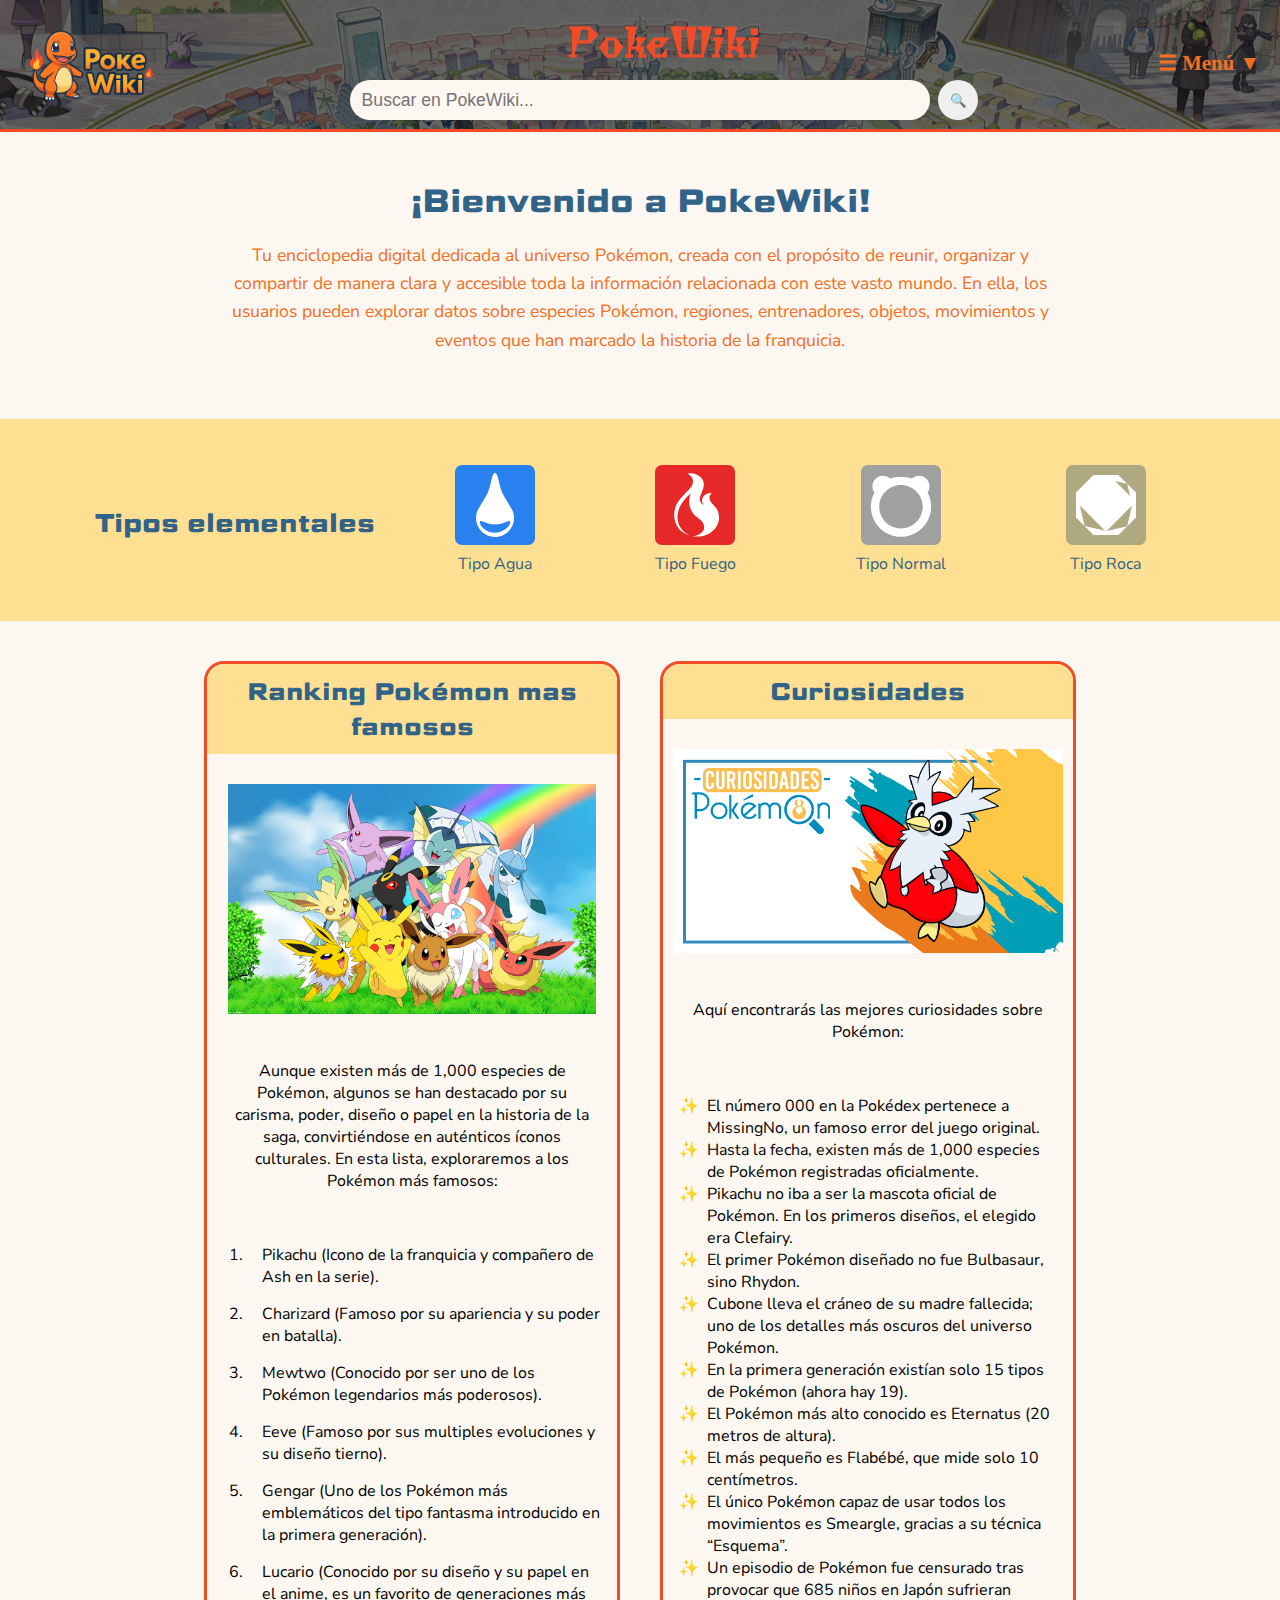
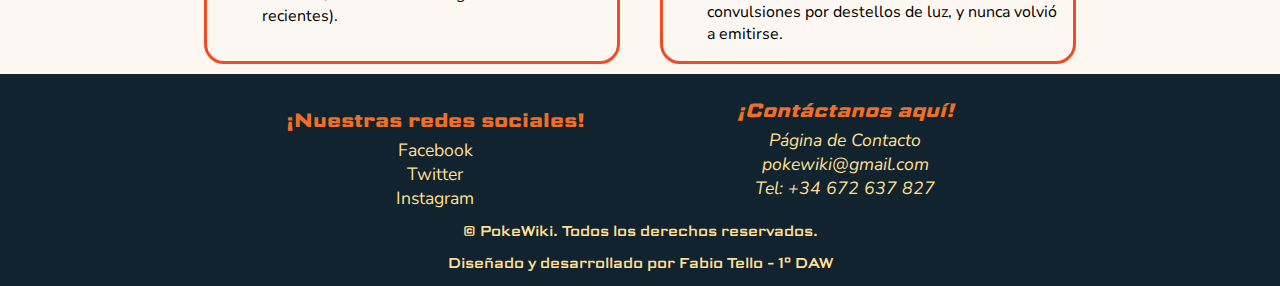
<file: index.html>
<!DOCTYPE html><html lang="es"><head>    <meta charset="UTF-8">    <title>PokeWiki</title>    <link rel="stylesheet" href="assets/css/style.css">    <meta name="viewport" content="width=device-width, initial-scale=1"></head><body>    <header class="cabecera">        <img src="assets/images/PokeWiki_Charmander.png" alt="Logo de PokeWiki" class="logopokewiki">        <section class="cabecera_titulo_buscador">            <h1 class="titulo-principal">PokeWiki</h1>            <form class="buscador">                <input type="text" placeholder="Buscar en PokeWiki...">                <button type="submit">🔍</button>            </form>        </section>        <input type="checkbox" id="btn-menu" class="btn-menu">        <label for="btn-menu" class="icono-menu">☰ Menú ▼</label>        <nav class="menu-desplegable">            <ul>                <li><a href="./index.html">Inicio</a></li>                <li><a href="./servicios.html">Tienda</a></li>                <li><a href="./about.html">Sobre nosotros</a></li>                <li><a href="./blog.html">Blog y Noticias</a></li>                <li><a href="./contacto.html">Contacto</a></li>                <li><a href="./regiones.html">Regiones</a></li>            </ul>        </nav>    </header>    <main>        <section class = "introduccion-PokeWiki">            <h2>¡Bienvenido a PokeWiki!</h2>            <p>Tu enciclopedia digital dedicada al universo Pokémon, creada con el propósito de reunir, organizar y compartir de manera clara y accesible toda la información relacionada con este vasto mundo. En ella, los usuarios pueden explorar datos sobre especies Pokémon, regiones, entrenadores, objetos, movimientos y eventos que han marcado la historia de la franquicia.</p>        </section>        <section class = "tipos-pokemon">            <h2>Tipos elementales</h2>            <figure class="figura-tipo">                <img src="assets/images/tipo_agua.svg" alt="Icono tipo agua">                <figcaption>Tipo Agua</figcaption>            </figure>            <figure class="figura-tipo">                <img src="assets/images/tipo_fuego.svg" alt="Icono tipo fuego">                <figcaption>Tipo Fuego</figcaption>            </figure>            <figure class="figura-tipo">                <img src="assets/images/tipo_normal.svg" alt="Icono tipo normal">                <figcaption>Tipo Normal</figcaption>            </figure>            <figure class="figura-tipo">                <img src="assets/images/tipo_roca.svg" alt="Icono tipo roca">                <figcaption>Tipo Roca</figcaption>            </figure>        </section>        <section class = "contenedor_secciones_index">            <h2 class="titulo_contenedor_index">Secciones del index</h2>            <section class = "index_section_uno">                <h2>Ranking Pokémon mas famosos</h2>                <img src="assets/images/Pokemon_famoso.jpg" alt="Imagen Pokémon varios">                <p>Aunque existen más de 1,000 especies de Pokémon, algunos se han destacado por su carisma, poder, diseño o papel en la historia de la saga, convirtiéndose en auténticos íconos culturales. En esta lista, exploraremos a los Pokémon más famosos:</p>                <ol>                    <li>Pikachu (Icono de la franquicia y compañero de Ash en la serie).</li>                    <li>Charizard (Famoso por su apariencia y su poder en batalla).</li>                    <li>Mewtwo (Conocido por ser uno de los Pokémon legendarios más poderosos).</li>                    <li>Eeve (Famoso por sus multiples evoluciones y su diseño tierno).</li>                    <li>Gengar (Uno de los Pokémon más emblemáticos del tipo fantasma introducido en la primera generación).</li>                    <li>Lucario (Conocido por su diseño y su papel en el anime, es un favorito de generaciones más recientes).</li>                </ol>            </section>            <section class = "index_section_dos">                <h2>Curiosidades</h2>                <img src="assets/images/Curiosidades_Pokémon.png" alt="Imagen Curiosidades Pokémon">                <p>Aquí encontrarás las mejores curiosidades sobre Pokémon:</p>                <ul>                    <li>El número 000 en la Pokédex pertenece a MissingNo, un famoso error del juego original.</li>                    <li>Hasta la fecha, existen más de 1,000 especies de Pokémon registradas oficialmente.</li>                    <li>Pikachu no iba a ser la mascota oficial de Pokémon. En los primeros diseños, el elegido era Clefairy.</li>                    <li>El primer Pokémon diseñado no fue Bulbasaur, sino Rhydon.</li>                    <li>Cubone lleva el cráneo de su madre fallecida; uno de los detalles más oscuros del universo Pokémon.</li>                    <li>En la primera generación existían solo 15 tipos de Pokémon (ahora hay 19).</li>                    <li>El Pokémon más alto conocido es Eternatus (20 metros de altura).</li>                    <li>El más pequeño es Flabébé, que mide solo 10 centímetros.</li>                    <li>El único Pokémon capaz de usar todos los movimientos es Smeargle, gracias a su técnica “Esquema”.</li>                    <li>Un episodio de Pokémon fue censurado tras provocar que 685 niños en Japón sufrieran convulsiones por destellos de luz, y nunca volvió a emitirse.</li>                </ul>            </section>        </section>    </main>    <footer class="pie">        <section class="paginas-sociales">            <h3>¡Nuestras redes sociales!</h3>            <ul>                <li><a href="https://www.facebook.com/Pokemon/?locale=es_ES">Facebook</a></li>                <li><a href="https://x.com/Pokemon">Twitter</a></li>                <li><a href="https://www.instagram.com/pokemon/">Instagram</a></li>            </ul>        </section>        <address class="contacto">            <p class="contacto-titulo">¡Contáctanos aquí!</p>            <ul>                <li><a href="./contacto.html">Página de Contacto</a></li>                <li><a href="mailto:Pokewiki@gmail.com">pokewiki@gmail.com</a></li>                <li><a href="tel:+34672637827">Tel: +34 672 637 827</a></li>            </ul>        </address>        <p class="copyright">&copy; PokeWiki. Todos los derechos reservados.</p>        <p class="creditos">Diseñado y desarrollado por Fabio Tello - 1º DAW</p>    </footer></body></html>
</file>
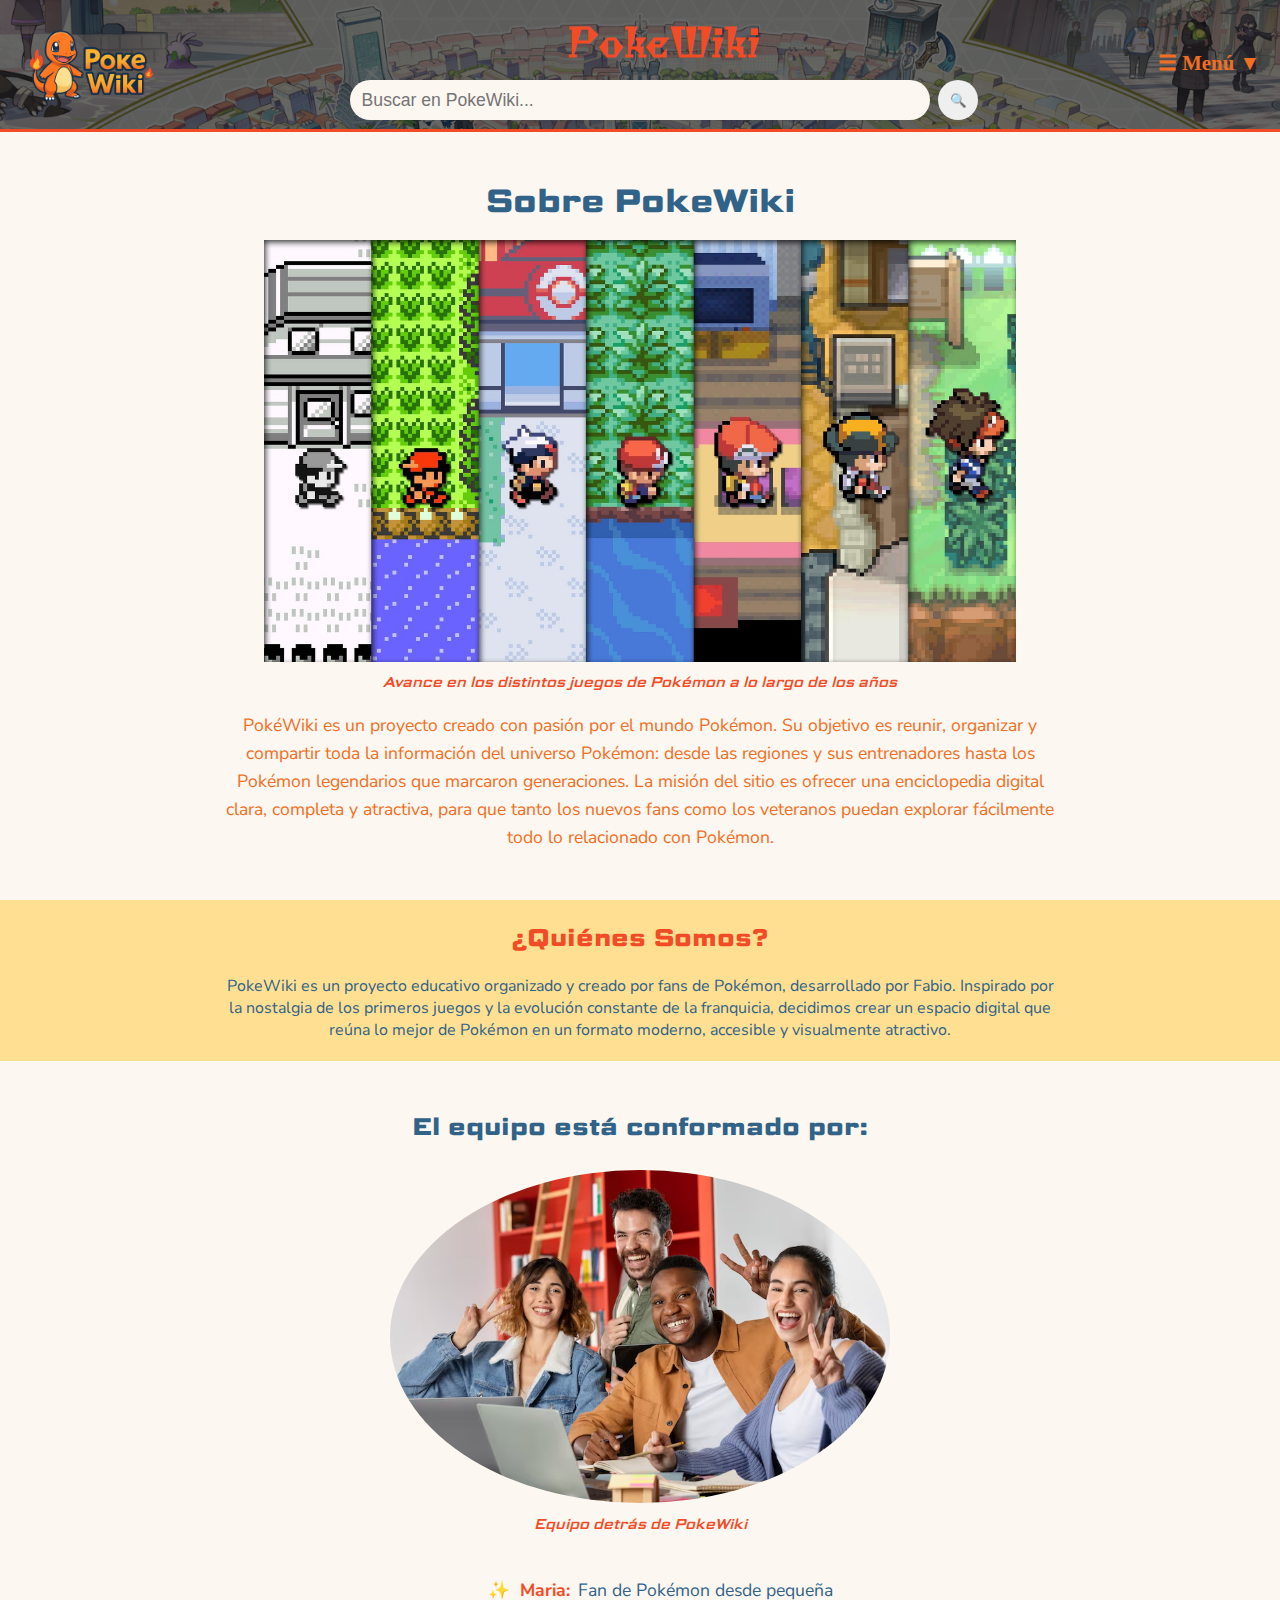
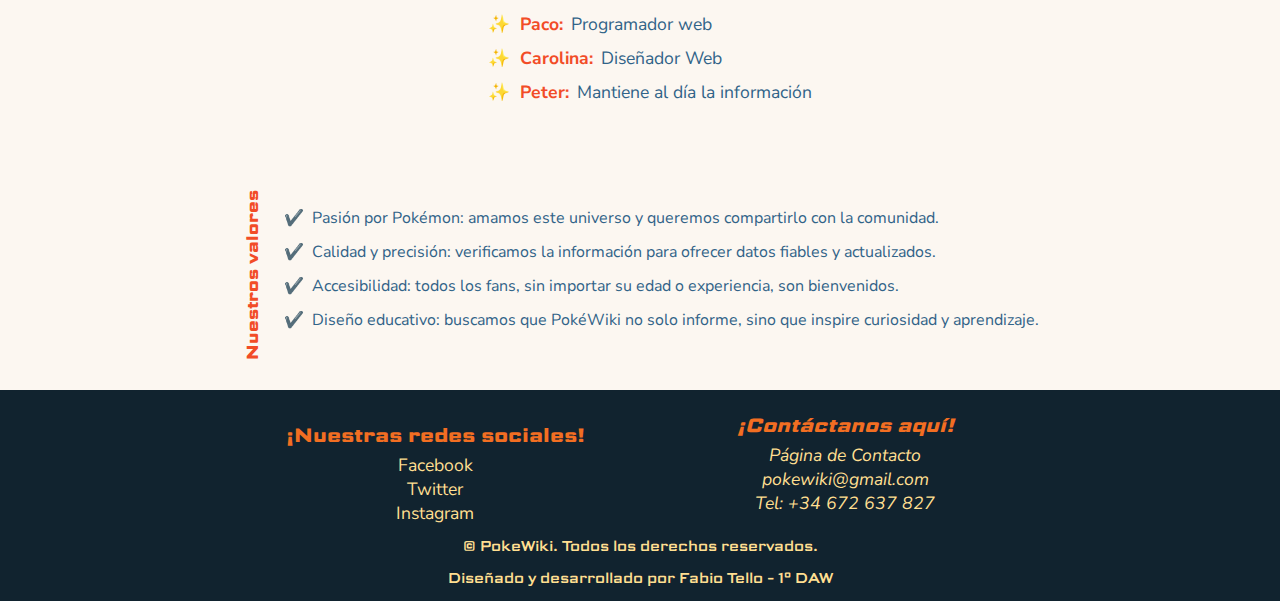
<file: about.html>
<!DOCTYPE html>
<html lang="es">
<head>
    <meta charset="UTF-8">
    <title>PokeWiki</title>
    <link rel="stylesheet" href="assets/css/style.css">
    <meta name="viewport" content="width=device-width, initial-scale=1">
</head>
<body>
    <header class="cabecera">
        <img src="assets/images/PokeWiki_Charmander.png" alt="Logo de PokeWiki" class="logopokewiki">
        <section class="cabecera_titulo_buscador">
            <h1 class="titulo-principal">PokeWiki</h1>
            <form class="buscador">
                <input type="text" placeholder="Buscar en PokeWiki...">
                <button type="submit">🔍</button>
            </form>
        </section>

        <input type="checkbox" id="btn-menu" class="btn-menu">
        <label for="btn-menu" class="icono-menu">☰ Menú ▼</label>

        <nav class="menu-desplegable">
            <ul>
                <li><a href="./index.html">Inicio</a></li>
                <li><a href="./servicios.html">Tienda</a></li>
                <li><a href="./about.html">Sobre nosotros</a></li>
                <li><a href="./blog.html">Blog y Noticias</a></li>
                <li><a href="./contacto.html">Contacto</a></li>
                <li><a href="./regiones.html">Regiones</a></li>
            </ul>
        </nav>
    </header>
    <main>
        <section class="introduccion-about">
            <h2>Sobre PokeWiki</h2>
            <figure>
                <img src="assets/images/pokemon_progreso.jpeg" alt="Juegos de Pokemon">
                <figcaption>Avance en los distintos juegos de Pokémon a lo largo de los años</figcaption>
            </figure>
            <p>PokéWiki es un proyecto creado con pasión por el mundo Pokémon. Su objetivo es reunir, organizar y compartir toda la información del universo Pokémon: desde las regiones y sus entrenadores hasta los Pokémon legendarios que marcaron generaciones. La misión del sitio es ofrecer una enciclopedia digital clara, completa y atractiva, para que tanto los nuevos fans como los veteranos puedan explorar fácilmente todo lo relacionado con Pokémon.</p>
        </section>

        <section class="quienes_somos_about">
            <h2>¿Quiénes Somos?</h2>
            <p>PokeWiki es un proyecto educativo organizado y creado por fans de Pokémon, desarrollado por Fabio. Inspirado por la nostalgia de los primeros juegos y la evolución constante de la franquicia, decidimos crear un espacio digital que reúna lo mejor de Pokémon en un formato moderno, accesible y visualmente atractivo.</p>
        </section>

        <section class="equipo-about">
            <h2>El equipo está conformado por:</h2>
            <figure class="equipo-imagen">
                <img src="assets/images/Equipo.jpg" alt="Foto del equipo de trabajo">
                <figcaption>Equipo detrás de PokeWiki</figcaption>
            </figure>
            <ul class="equipo-lista">
                <li><strong>Maria:</strong> Fan de Pokémon desde pequeña</li>
                <li><strong>Paco:</strong> Programador web</li>
                <li><strong>Carolina:</strong> Diseñador Web</li>
                <li><strong>Peter:</strong> Mantiene al día la información</li>
            </ul>
        </section>

        <section class="valores-about">
            <h2>Nuestros valores</h2>
            <ul>
                <li>Pasión por Pokémon: amamos este universo y queremos compartirlo con la comunidad.</li>
                <li>Calidad y precisión: verificamos la información para ofrecer datos fiables y actualizados.</li>
                <li>Accesibilidad: todos los fans, sin importar su edad o experiencia, son bienvenidos.</li>
                <li>Diseño educativo: buscamos que PokéWiki no solo informe, sino que inspire curiosidad y aprendizaje.</li>
            </ul>
        </section>
    </main>
    <footer class="pie">
        <section class="paginas-sociales">
            <h3>¡Nuestras redes sociales!</h3>
            <ul>
                <li><a href="https://www.facebook.com/Pokemon/?locale=es_ES">Facebook</a></li>
                <li><a href="https://x.com/Pokemon">Twitter</a></li>
                <li><a href="https://www.instagram.com/pokemon/">Instagram</a></li>
            </ul>
        </section>

        <address class="contacto">
            <p class="contacto-titulo">¡Contáctanos aquí!</p>
            <ul>
                <li><a href="./contacto.html">Página de Contacto</a></li>
                <li><a href="mailto:Pokewiki@gmail.com">pokewiki@gmail.com</a></li>
                <li><a href="tel:+34672637827">Tel: +34 672 637 827</a></li>
            </ul>
        </address>

        <p class="copyright">&copy; PokeWiki. Todos los derechos reservados.</p>
        <p class="creditos">Diseñado y desarrollado por Fabio Tello - 1º DAW</p>
    </footer>
</body>
</html>
</file>
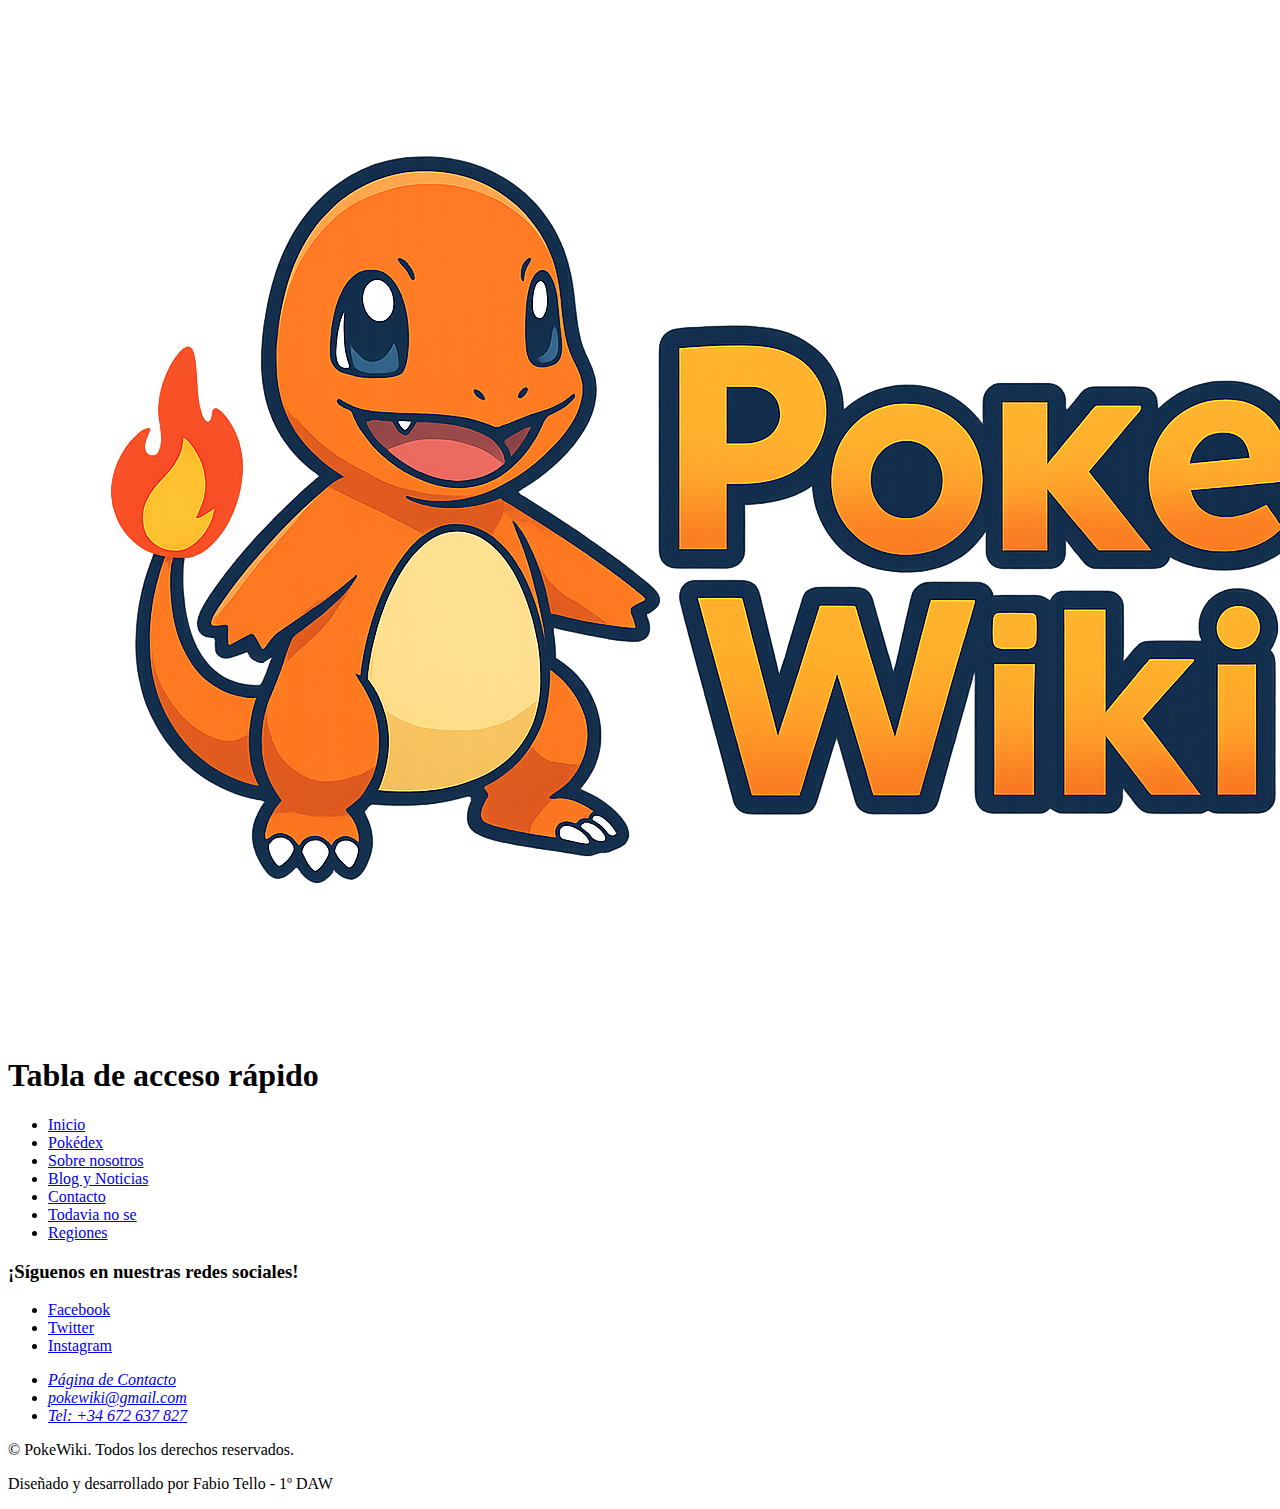
<file: blog_consejos_pokedex.html>
<!DOCTYPE html>
<html lang="es">
<head>
    <meta charset="UTF-8">
    <title>Blog Pokémon | PokeWiki</title>
</head>
<body>
<header>
    <img src="assets/images/PokeWiki_Charmander.png" alt=""/>
    <nav>
        <h1>Tabla de acceso rápido</h1>
        <ul>
            <li><a href="./index.html">Inicio</a></li>
            <li><a href="./servicios.html">Pokédex</a></li>
            <li><a href="./about.html">Sobre nosotros</a></li>
            <li><a href="./blog.html">Blog y Noticias</a></li>
            <li><a href="./contacto.html">Contacto</a></li>
            <li><a href="./mi-pagina.html">Todavia no se</a></li>
            <li><a href=./regiones.html >Regiones</a></li>
        </ul>
    </nav>
</header>
<main>

</main>
<footer>
    <section>
        <h3>¡Síguenos en nuestras redes sociales!</h3>
        <ul>
            <li><a href="https://www.facebook.com/Pokemon/?locale=es_ES">Facebook</a></li>
            <li><a href="https://x.com/Pokemon">Twitter</a></li>
            <li><a href="https://www.instagram.com/pokemon/">Instagram</a></li>
        </ul>
    </section>
    <address>
        <ul>
            <li><a href="./contacto.html">Página de Contacto</a></li>
            <li><a href="mailto:Pokewiki@gmail.com">pokewiki@gmail.com</a></li>
            <li><a href="tel:+34672637827">Tel: +34 672 637 827</a></li>
        </ul>
    </address>
    <section>
        <p>&copy; PokeWiki. Todos los derechos reservados.</p>
        <p>Diseñado y desarrollado por Fabio Tello - 1º DAW</p>
    </section>
</footer>


</body>
</html>
</file>
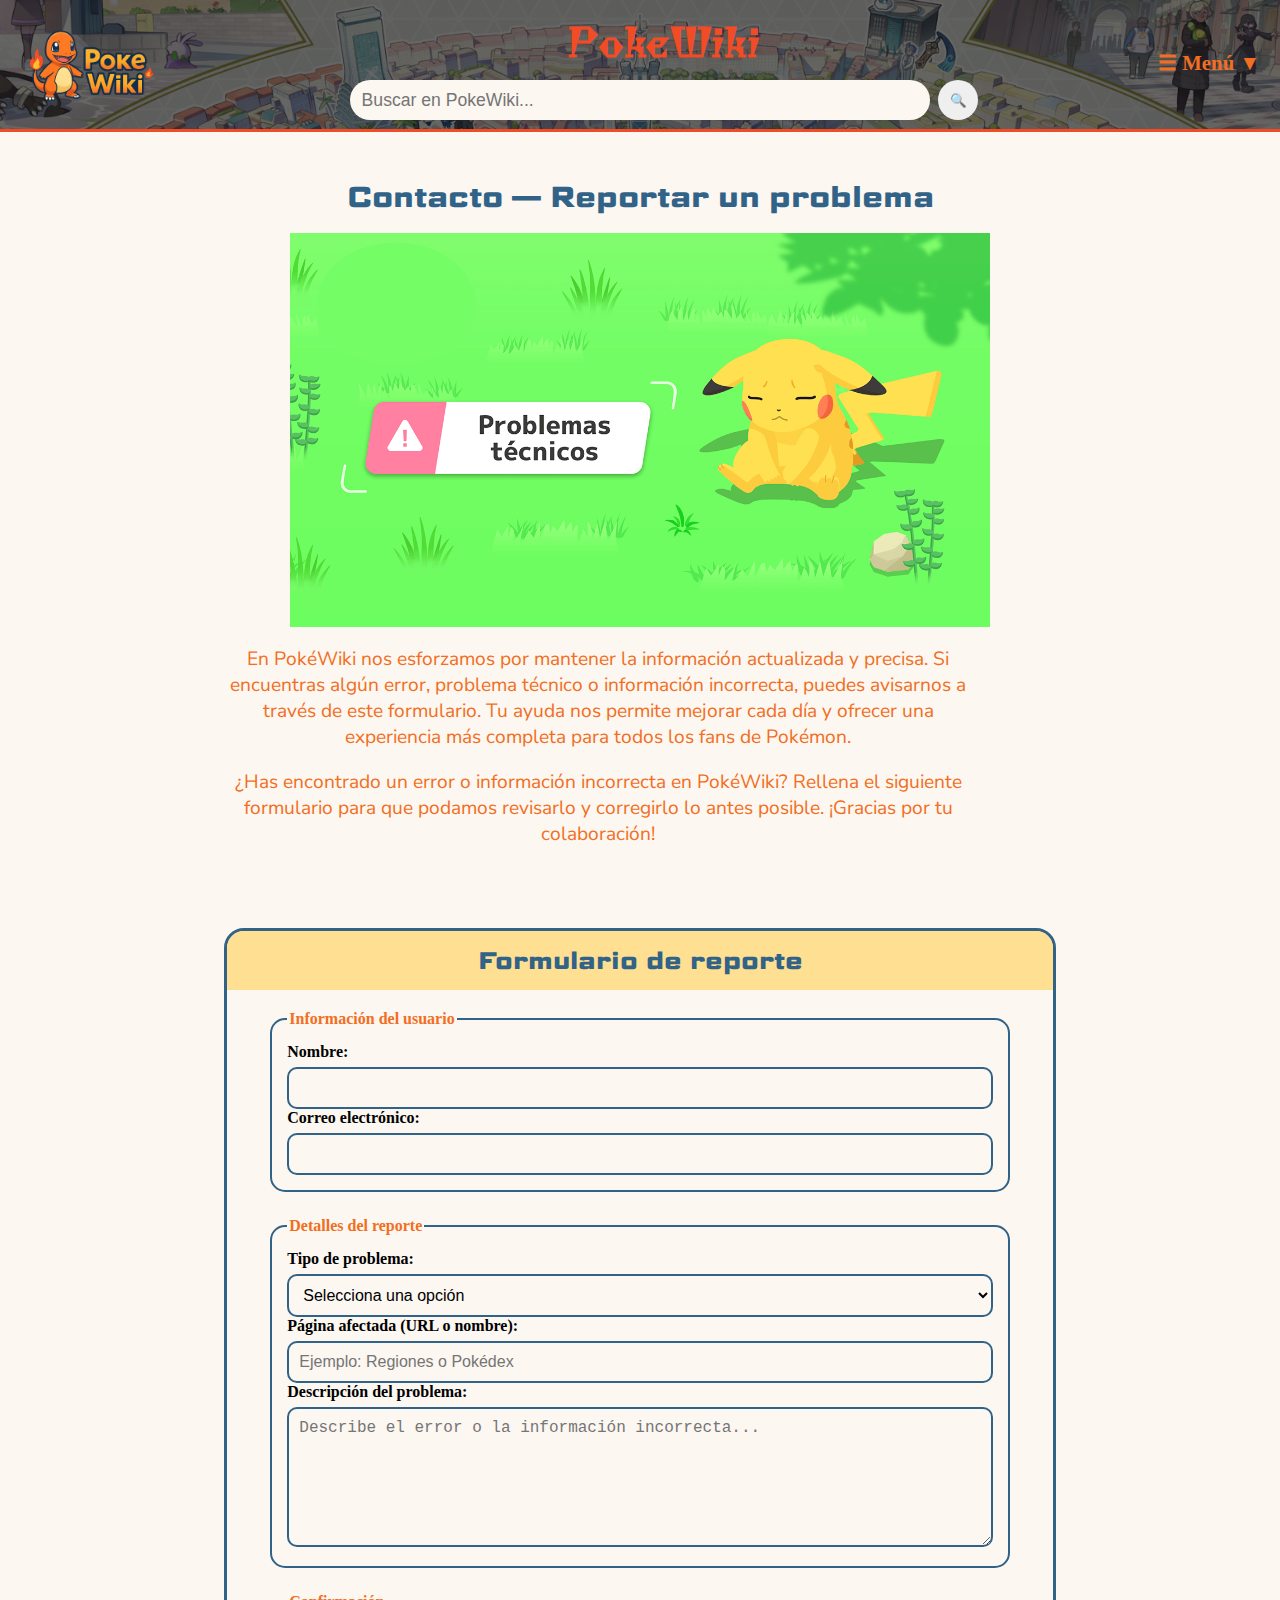
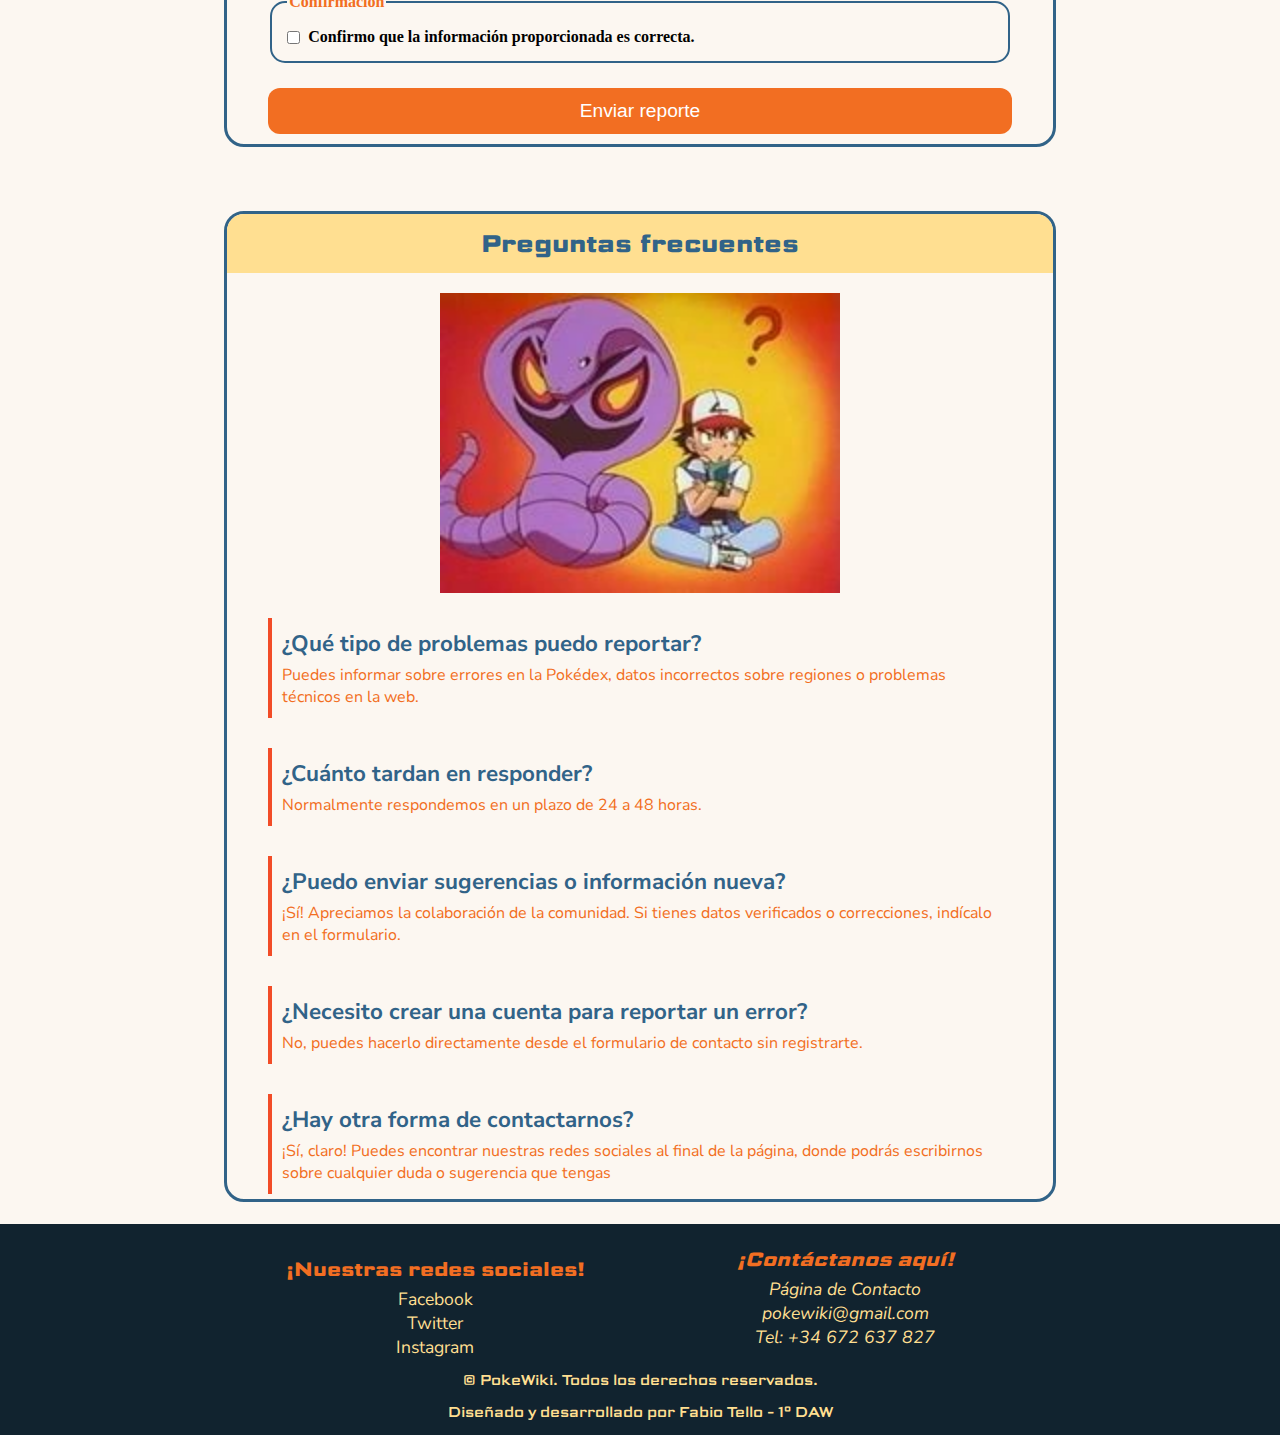
<file: contacto.html>
<!DOCTYPE html>
<html lang="es">
<head>
    <meta charset="UTF-8">
    <title>PokeWiki</title>
    <link rel="stylesheet" href="assets/css/style.css">
    <meta name="viewport" content="width=device-width, initial-scale=1">
</head>
<body>
    <header class="cabecera">
        <img src="assets/images/PokeWiki_Charmander.png" alt="Logo de PokeWiki" class="logopokewiki">
        <section class="cabecera_titulo_buscador">
            <h1 class="titulo-principal">PokeWiki</h1>
            <form class="buscador">
                <input type="text" placeholder="Buscar en PokeWiki...">
                <button type="submit">🔍</button>
            </form>
        </section>

        <input type="checkbox" id="btn-menu" class="btn-menu">
        <label for="btn-menu" class="icono-menu">☰ Menú ▼</label>

        <nav class="menu-desplegable">
            <ul>
                <li><a href="./index.html">Inicio</a></li>
                <li><a href="./servicios.html">Tienda</a></li>
                <li><a href="./about.html">Sobre nosotros</a></li>
                <li><a href="./blog.html">Blog y Noticias</a></li>
                <li><a href="./contacto.html">Contacto</a></li>
                <li><a href="./regiones.html">Regiones</a></li>
            </ul>
        </nav>
    </header>
    <main>
        <section class="contacto-introduccion">
            <h2>Contacto — Reportar un problema</h2>
            <img src="assets/images/Problemas_tecnicos.png" alt="Imagen de problemas técnicos">
            <p>En PokéWiki nos esforzamos por mantener la información actualizada y precisa. Si encuentras algún error, problema técnico o información incorrecta, puedes avisarnos a través de este formulario. Tu ayuda nos permite mejorar cada día y ofrecer una experiencia más completa para todos los fans de Pokémon.</p>
            <p>¿Has encontrado un error o información incorrecta en PokéWiki? Rellena el siguiente formulario para que podamos revisarlo y corregirlo lo antes posible. ¡Gracias por tu colaboración!</p>
        </section>

        <section class="contacto-formulario">
            <h2>Formulario de reporte</h2>
            <form>
                <fieldset class="grupo-formulario">
                    <legend>Información del usuario</legend>

                    <label for="nombre">Nombre:</label>
                    <input type="text" id="nombre" name="nombre" required>

                    <label for="email">Correo electrónico:</label>
                    <input type="email" id="email" name="email" required>
                </fieldset>

                <fieldset class="grupo-formulario">
                    <legend>Detalles del reporte</legend>

                    <label for="tipo">Tipo de problema:</label>
                    <select id="tipo" name="tipo" required>
                        <option value="">Selecciona una opción</option>
                        <option value="error-información">Información incorrecta</option>
                        <option value="error-técnico">Error técnico</option>
                        <option value="enlace-roto">Enlace roto</option>
                        <option value="otro">Otro</option>
                    </select>

                    <label for="pagina">Página afectada (URL o nombre):</label>
                    <input type="text" id="pagina" name="pagina" placeholder="Ejemplo: Regiones o Pokédex" required>

                    <label for="descripción">Descripción del problema:</label>
                    <textarea id="descripción" name="descripción" placeholder="Describe el error o la información incorrecta..." required></textarea>
                </fieldset>

                <fieldset>
                    <legend>Confirmación</legend>
                    <label class="checkbox-label">
                        <input type="checkbox" name="terminos" required>
                        Confirmo que la información proporcionada es correcta.
                    </label>
                </fieldset>

                <button type="submit">Enviar reporte</button>
            </form>
        </section>

        <section class="contacto-preguntas">
            <h2>Preguntas frecuentes</h2>
            <img src="assets/images/Preguntas_frecuentes.webp" alt="Imagen de Ash, preguntas frecuentes">
            <article class="pregunta-frecuente">
                <h3>¿Qué tipo de problemas puedo reportar?</h3>
                <p>Puedes informar sobre errores en la Pokédex, datos incorrectos sobre regiones o problemas técnicos en la web.</p>
            </article>
            <article class="pregunta-frecuente">
                <h3>¿Cuánto tardan en responder?</h3>
                <p>Normalmente respondemos en un plazo de 24 a 48 horas.</p>
            </article>
            <article class="pregunta-frecuente">
                <h3>¿Puedo enviar sugerencias o información nueva?</h3>
                <p>¡Sí! Apreciamos la colaboración de la comunidad. Si tienes datos verificados o correcciones, indícalo en el formulario.</p>
            </article>
            <article class="pregunta-frecuente">
                <h3>¿Necesito crear una cuenta para reportar un error?</h3>
                <p>No, puedes hacerlo directamente desde el formulario de contacto sin registrarte.</p>
            </article>
            <article class="pregunta-frecuente">
                <h3>¿Hay otra forma de contactarnos?</h3>
                <p>¡Sí, claro! Puedes encontrar nuestras redes sociales al final de la página, donde podrás escribirnos sobre cualquier duda o sugerencia que tengas</p>
            </article>
        </section>
    </main>
    <footer class="pie">
        <section class="paginas-sociales">
            <h3>¡Nuestras redes sociales!</h3>
            <ul>
                <li><a href="https://www.facebook.com/Pokemon/?locale=es_ES">Facebook</a></li>
                <li><a href="https://x.com/Pokemon">Twitter</a></li>
                <li><a href="https://www.instagram.com/pokemon/">Instagram</a></li>
            </ul>
        </section>

        <address class="contacto">
            <p class="contacto-titulo">¡Contáctanos aquí!</p>
            <ul>
                <li><a href="./contacto.html">Página de Contacto</a></li>
                <li><a href="mailto:Pokewiki@gmail.com">pokewiki@gmail.com</a></li>
                <li><a href="tel:+34672637827">Tel: +34 672 637 827</a></li>
            </ul>
        </address>

        <p class="copyright">&copy; PokeWiki. Todos los derechos reservados.</p>
        <p class="creditos">Diseñado y desarrollado por Fabio Tello - 1º DAW</p>
    </footer>
</body>
</html>
</file>
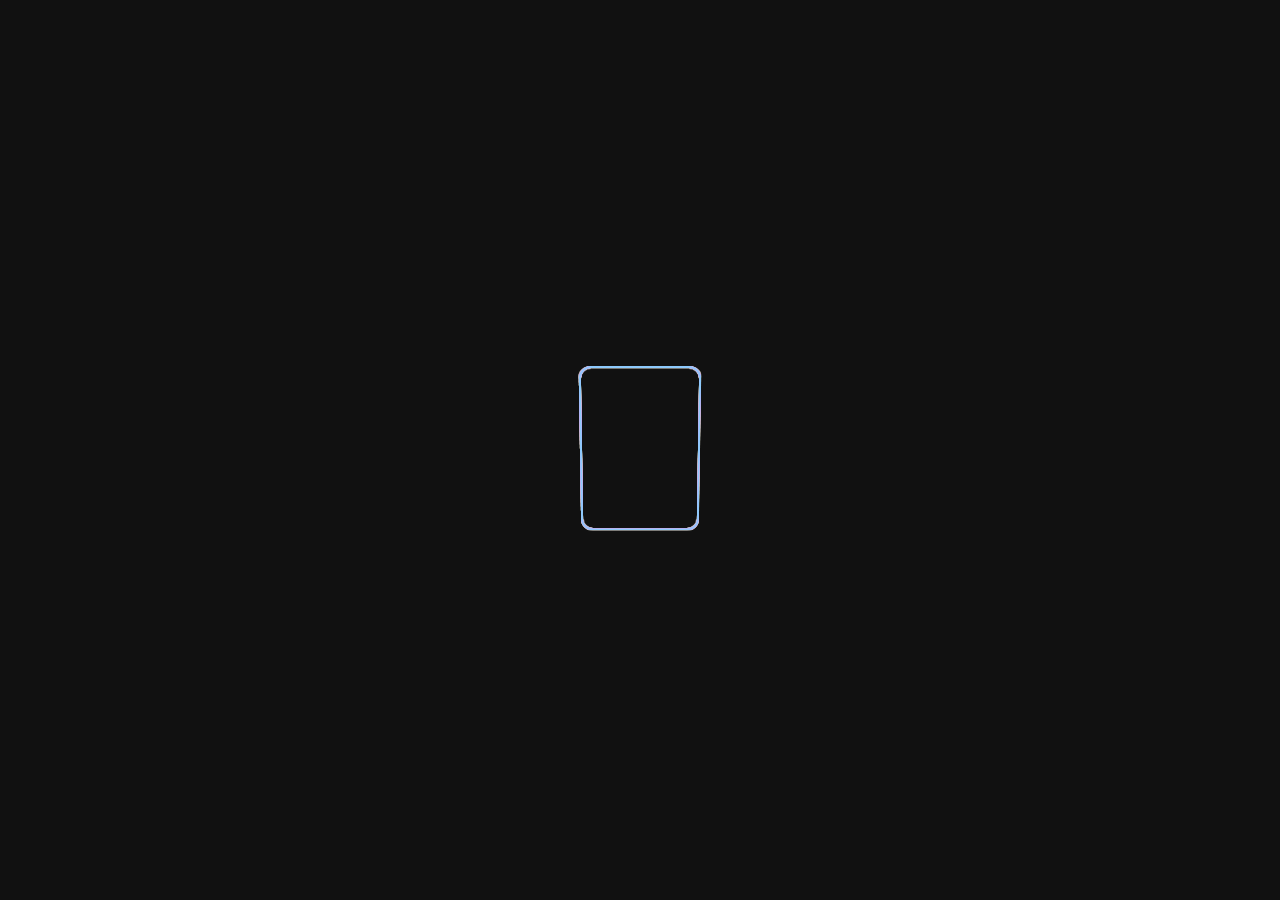
<file: prueba.html>
<!doctype html>
<html lang="es">
<head>
    <meta charset="utf-8" />
    <meta name="viewport" content="width=device-width,initial-scale=1" />
    <title>Test 3D - Aislado</title>
    <style>
        html,body{height:100%;margin:0;background:#111;color:#fff}
        .wrapper{width:100%;height:100%;display:flex;align-items:center;justify-content:center;perspective:1000px}
        .inner{--w:120px;--h:170px;--translateZ:calc((var(--w)+var(--h)));--rotateX:-15deg;width:var(--w);height:var(--h);transform-style:preserve-3d;transform:rotateX(var(--rotateX));animation:rot 8s linear infinite}
        @keyframes rot{from{transform:rotateX(var(--rotateX)) rotateY(0)}to{transform:rotateX(var(--rotateX)) rotateY(1turn)}}
        .card{position:absolute;inset:0;border:2px solid rgb(var(--color-card));border-radius:12px;transform:rotateY(calc((360deg/var(--quantity))*var(--index))) translateZ(var(--translateZ));}
        .img{width:100%;height:100%;background:#0000, radial-gradient(circle, rgba(var(--color-card),0.25) 0%, rgba(var(--color-card),0.7) 80%);}
    </style>
</head>
<body>
<div class="wrapper">
    <div class="inner" style="--quantity:10">
        <div class="card" style="--index:0;--color-card:142,249,252"><div class="img"></div></div>
        <div class="card" style="--index:1;--color-card:142,252,204"><div class="img"></div></div>
        <div class="card" style="--index:2;--color-card:142,252,157"><div class="img"></div></div>
        <div class="card" style="--index:3;--color-card:215,252,142"><div class="img"></div></div>
        <div class="card" style="--index:4;--color-card:252,252,142"><div class="img"></div></div>
        <div class="card" style="--index:5;--color-card:252,208,142"><div class="img"></div></div>
        <div class="card" style="--index:6;--color-card:252,142,142"><div class="img"></div></div>
        <div class="card" style="--index:7;--color-card:252,142,239"><div class="img"></div></div>
        <div class="card" style="--index:8;--color-card:204,142,252"><div class="img"></div></div>
        <div class="card" style="--index:9;--color-card:142,202,252"><div class="img"></div></div>
    </div>
</div>
</body>
</html>
</file>
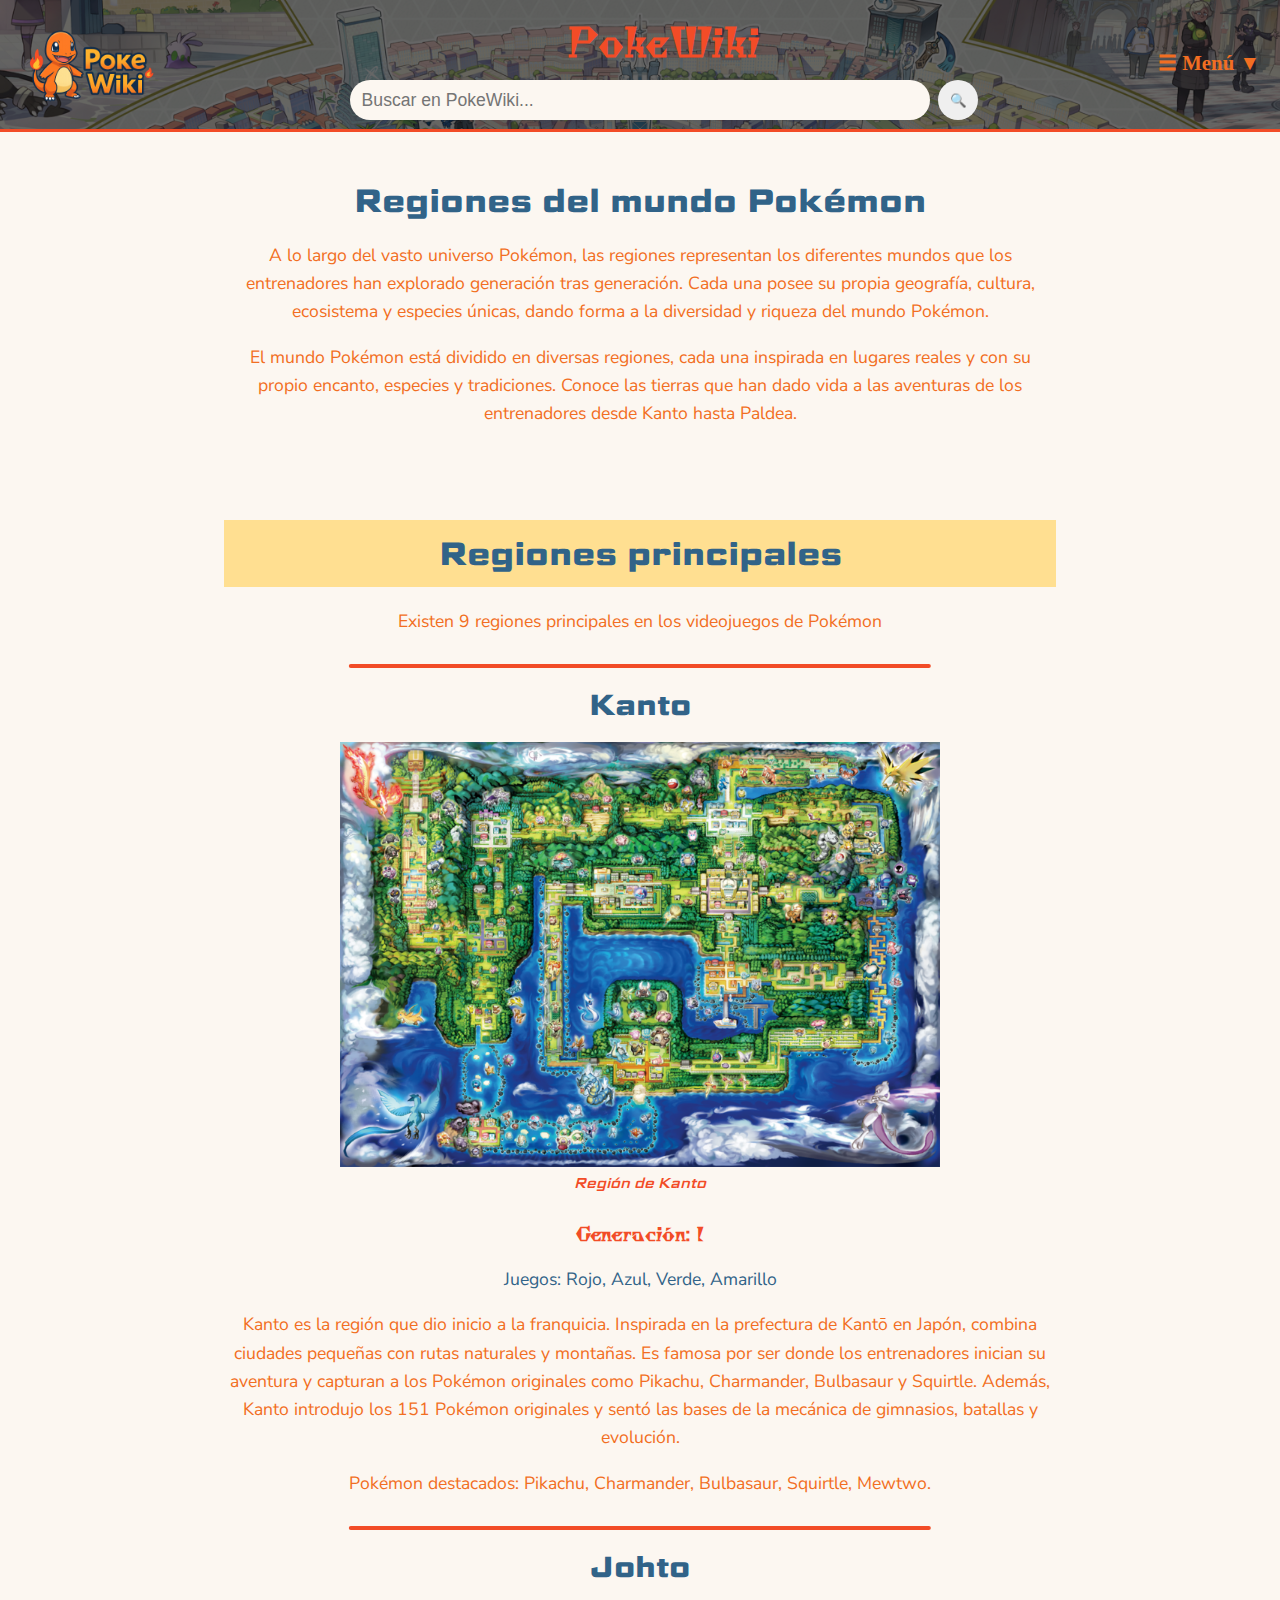
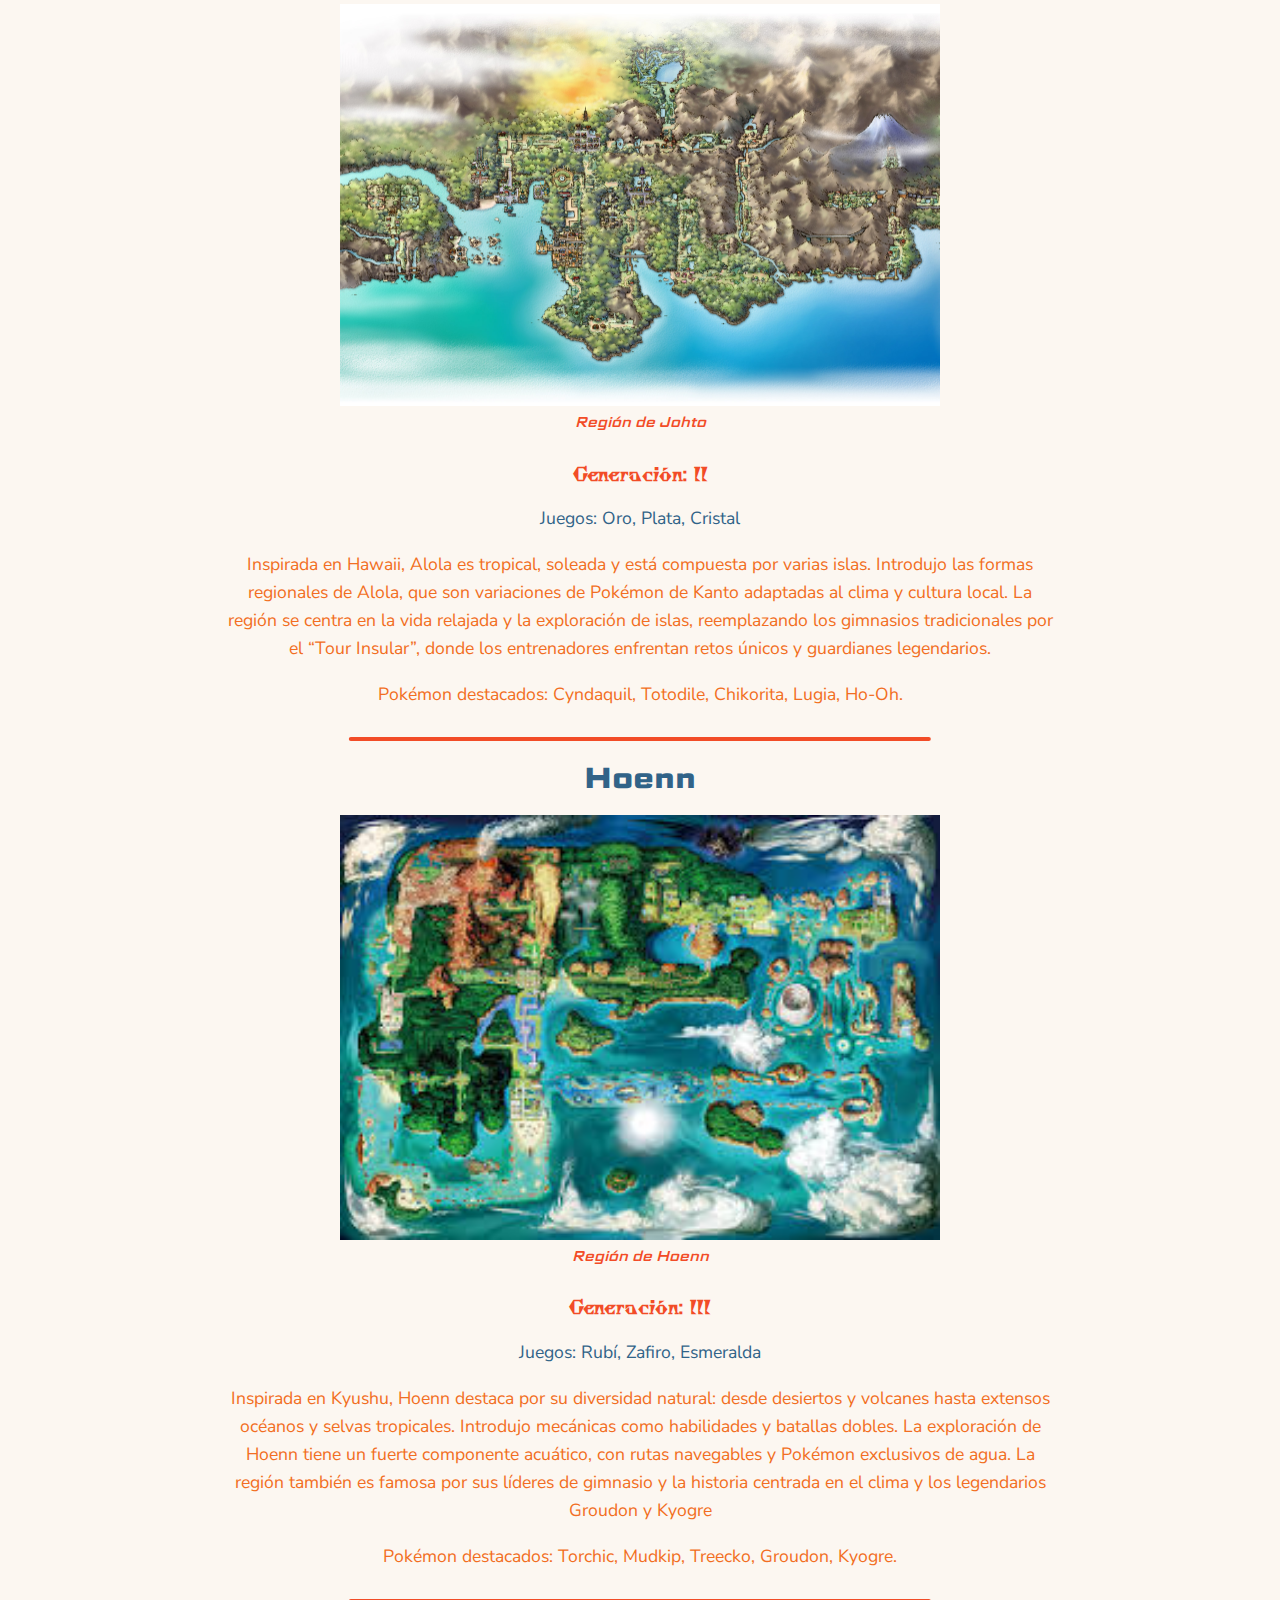
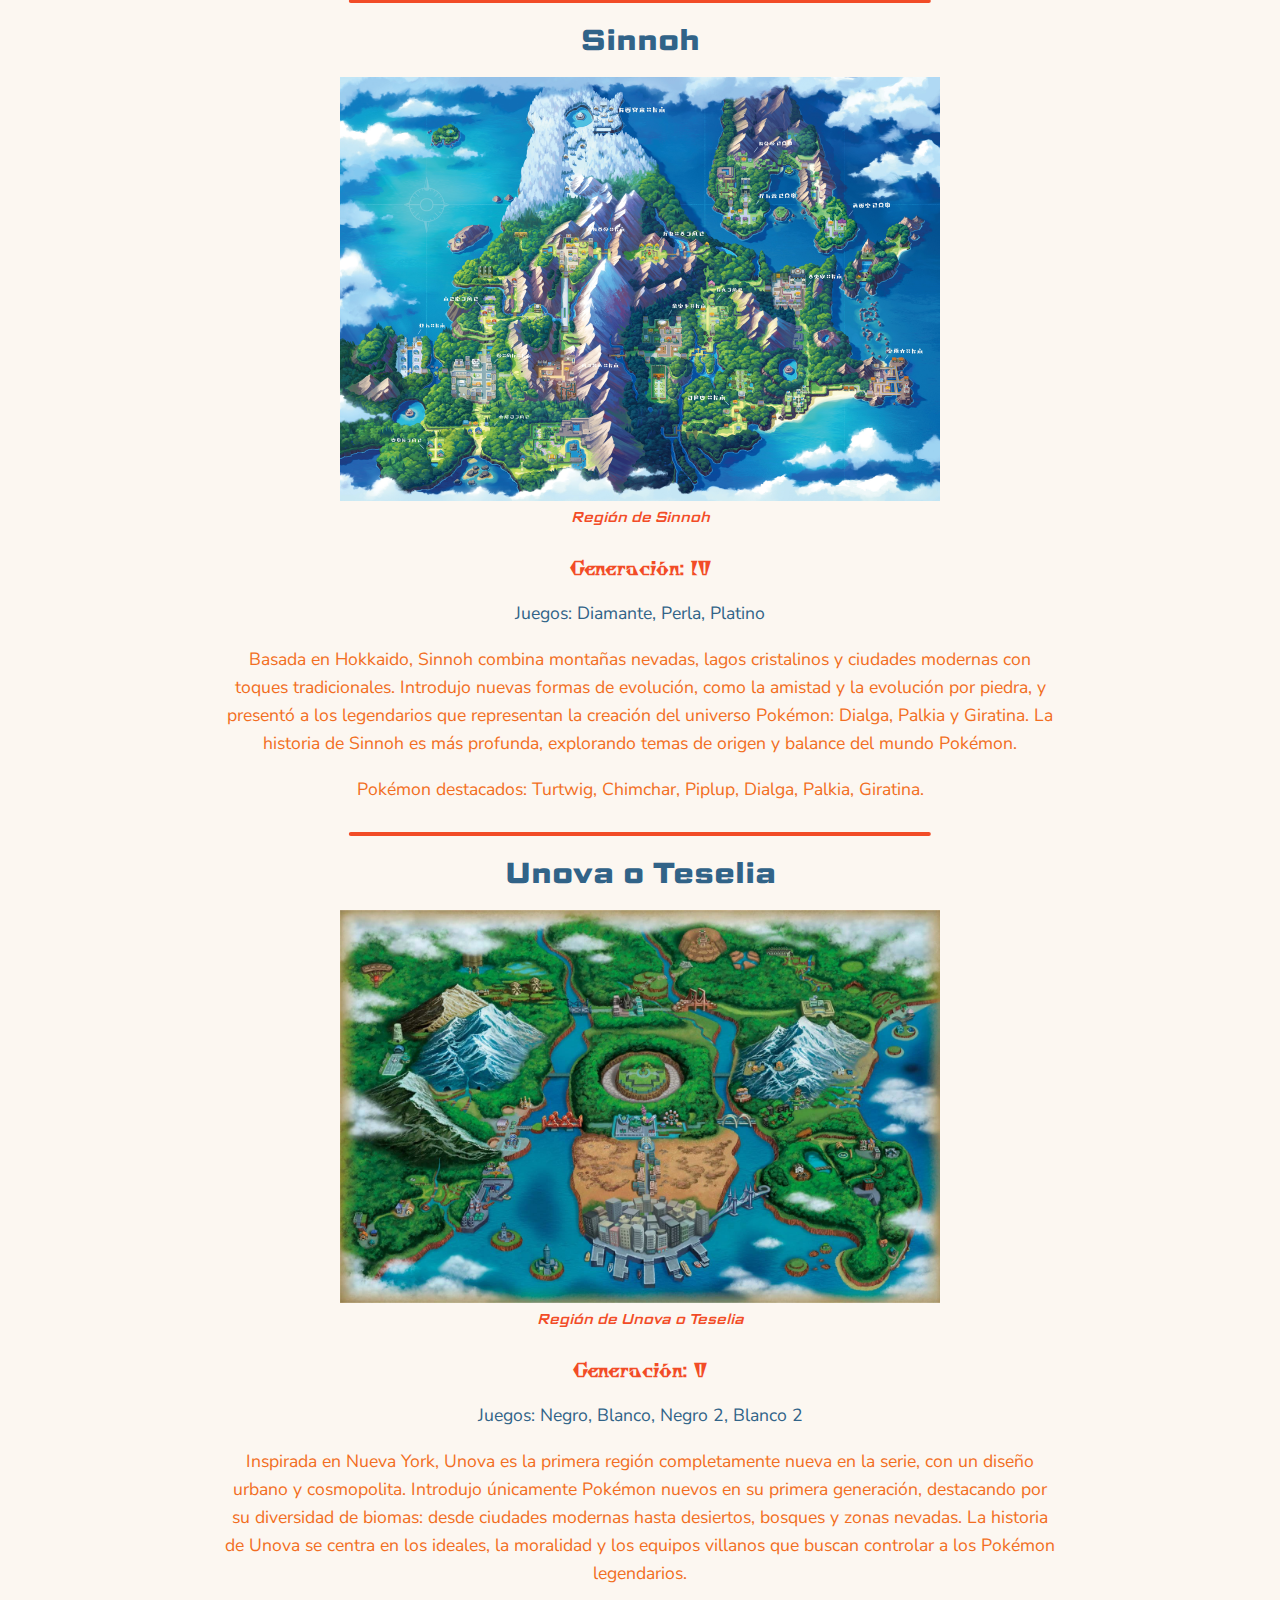
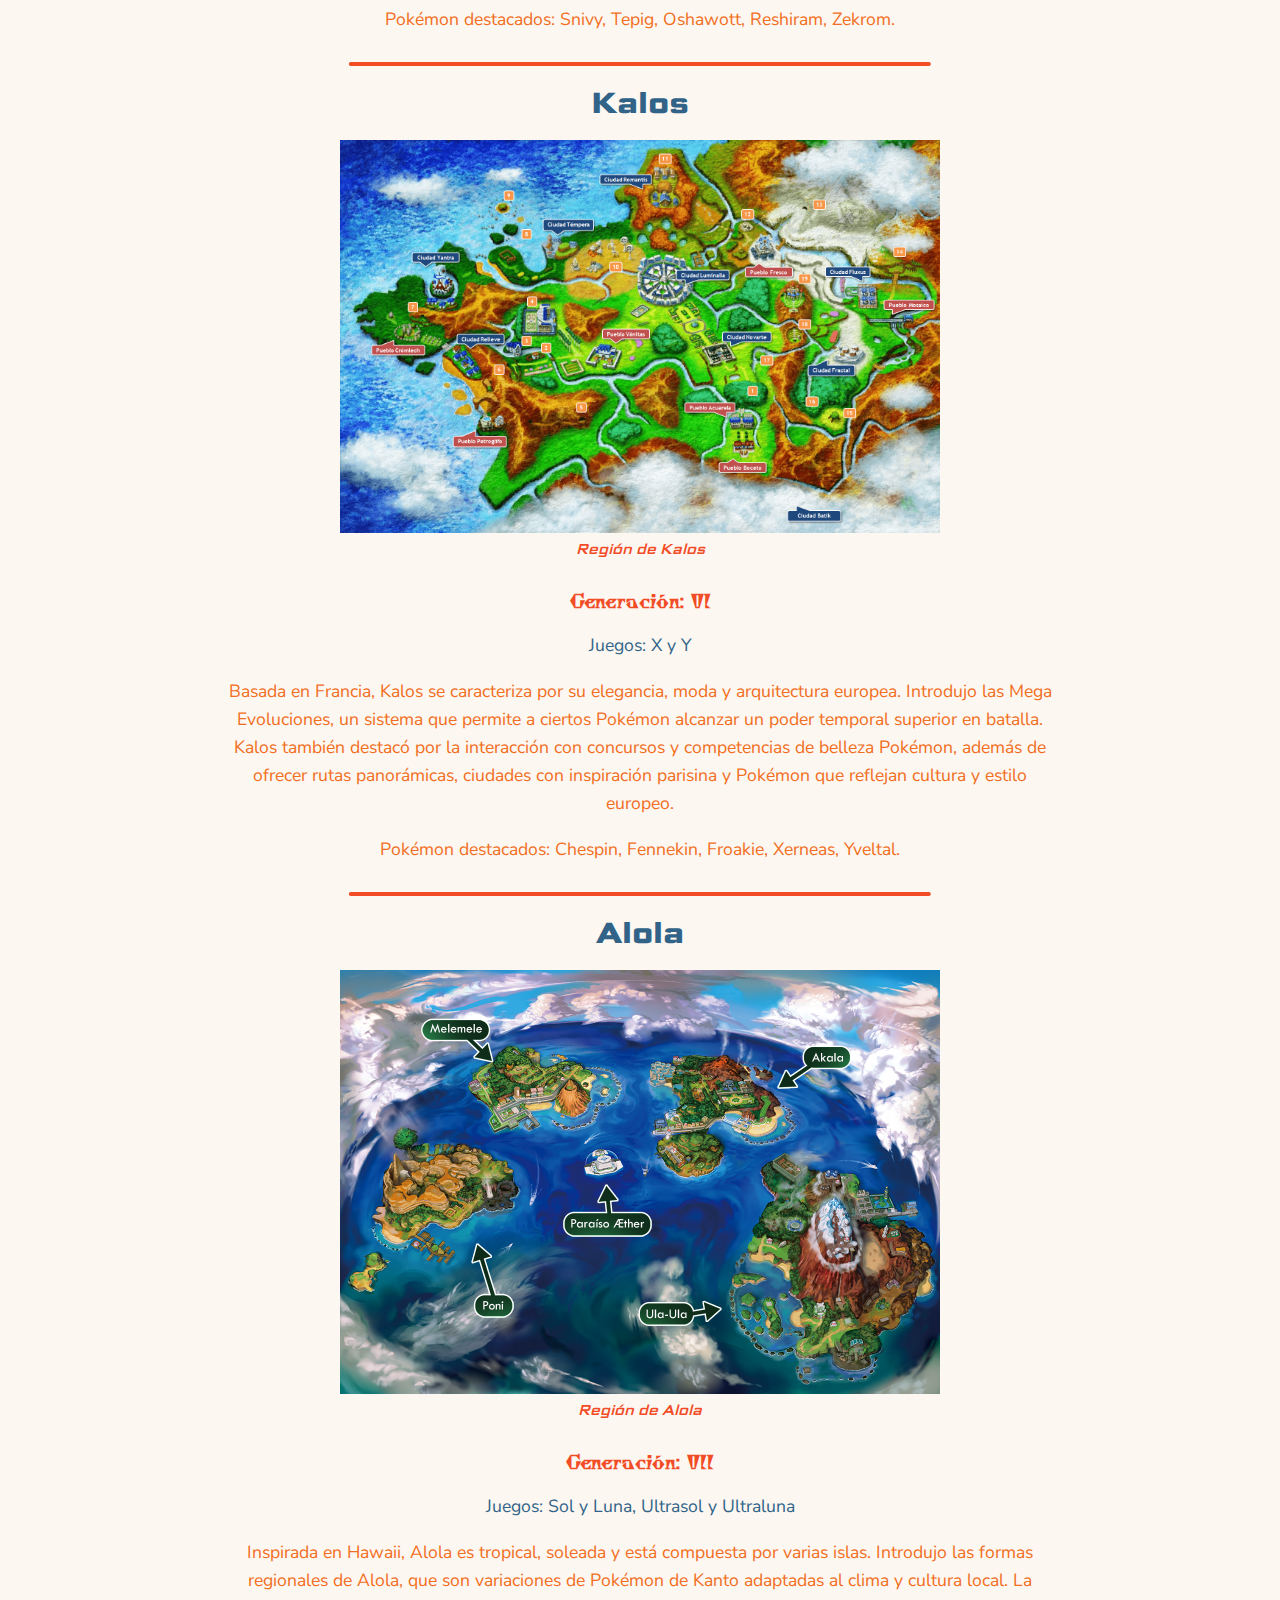
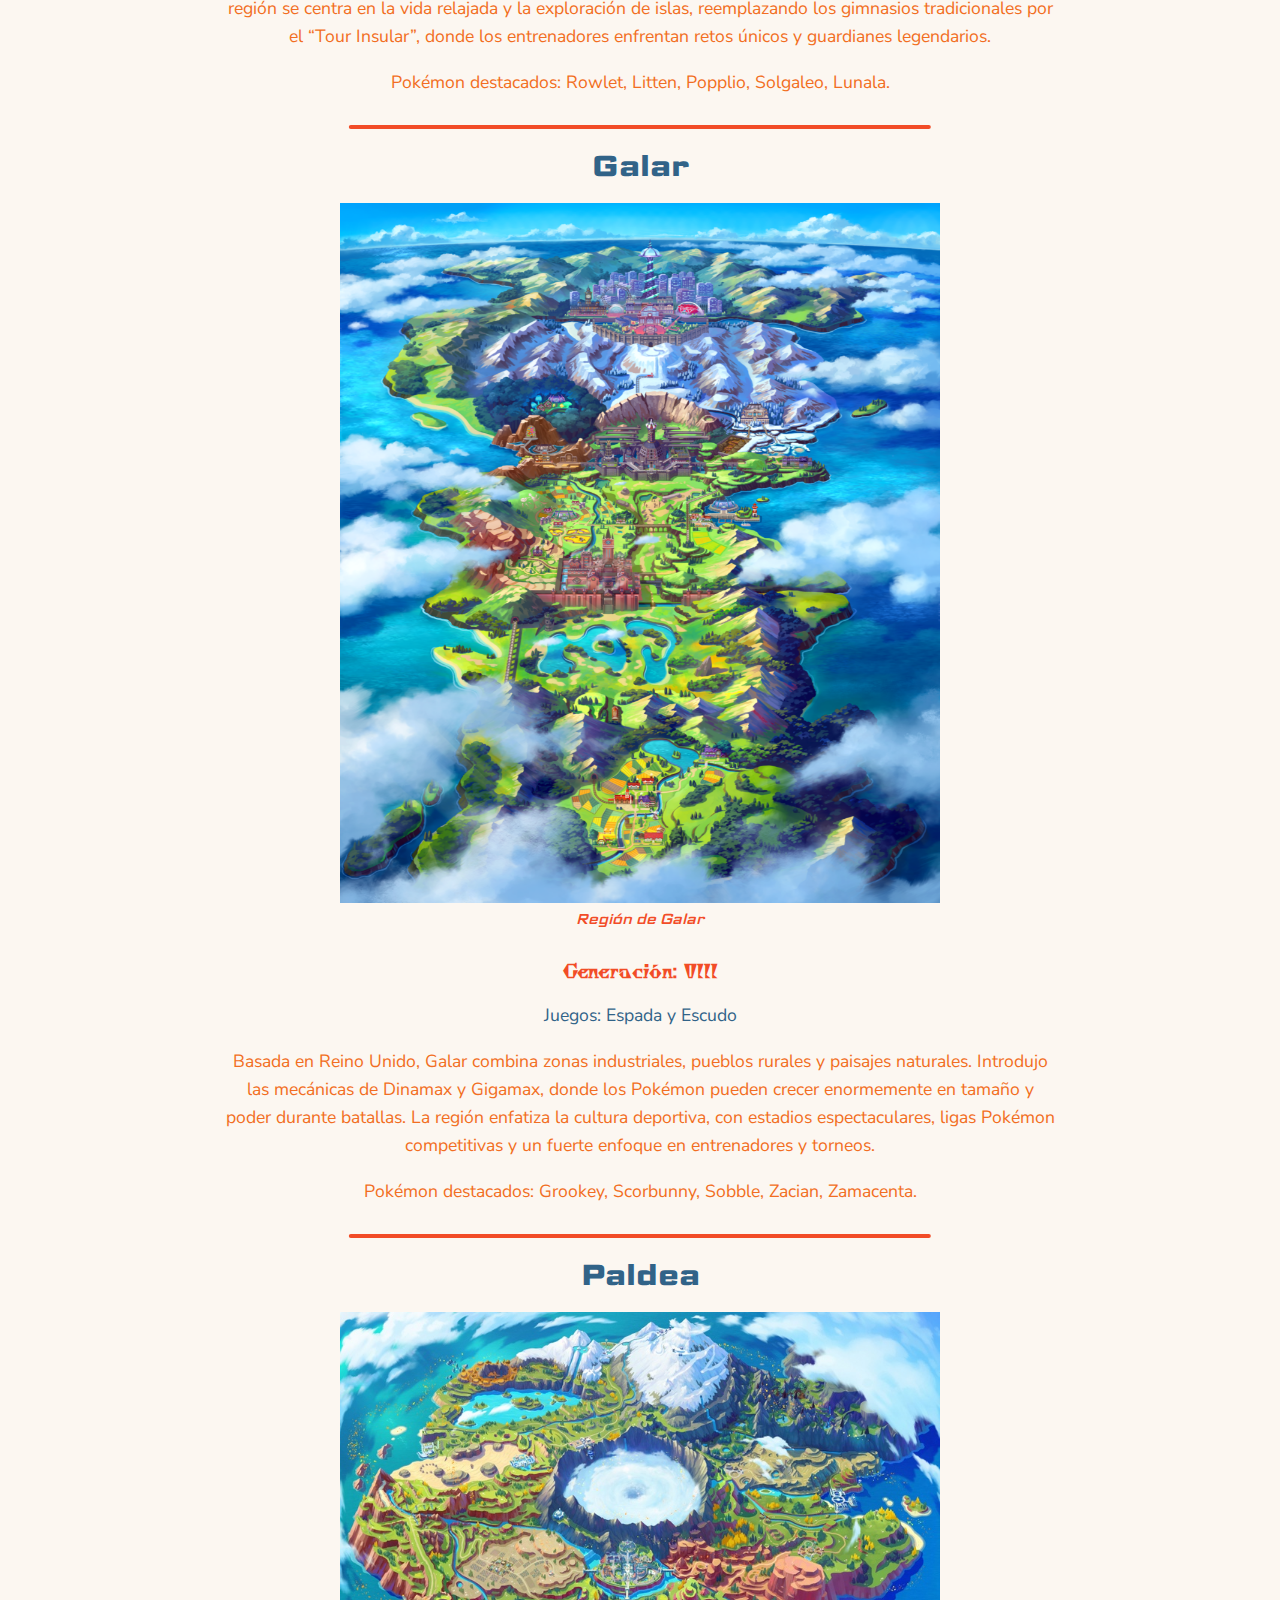
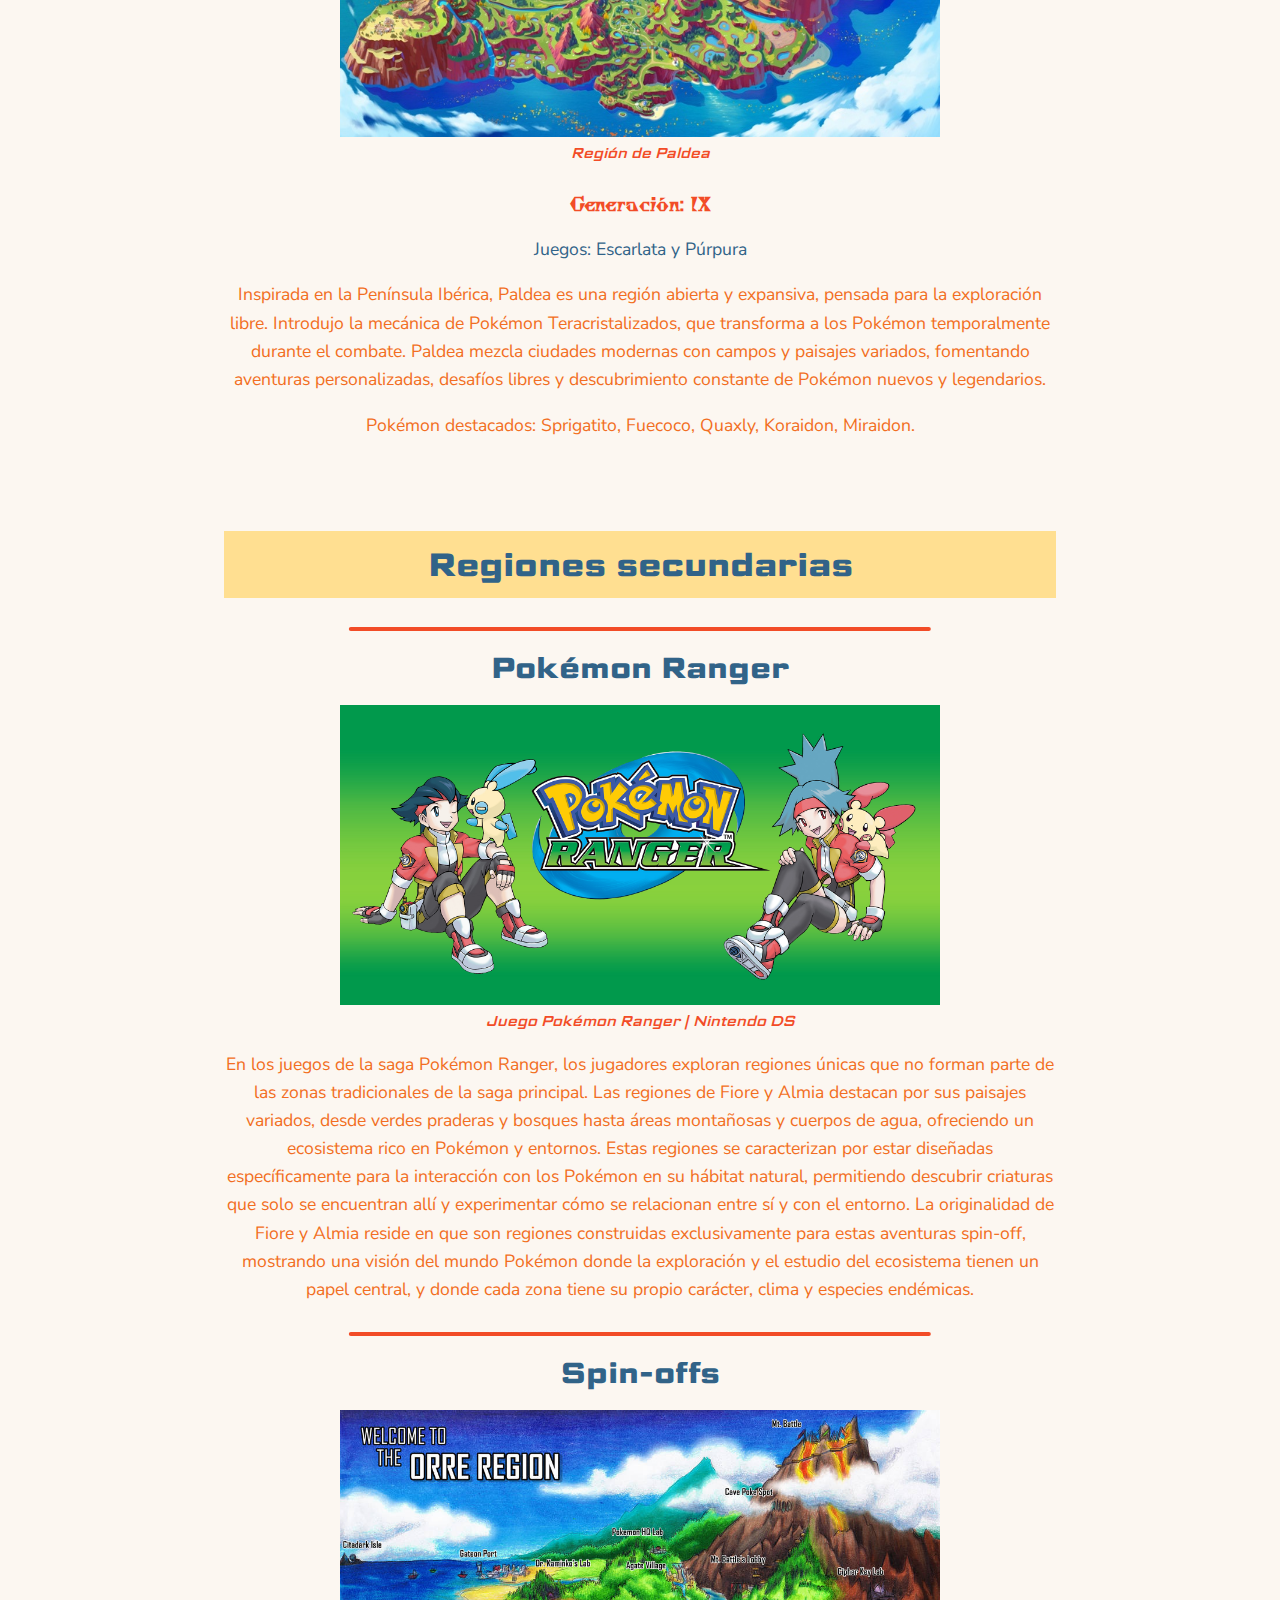
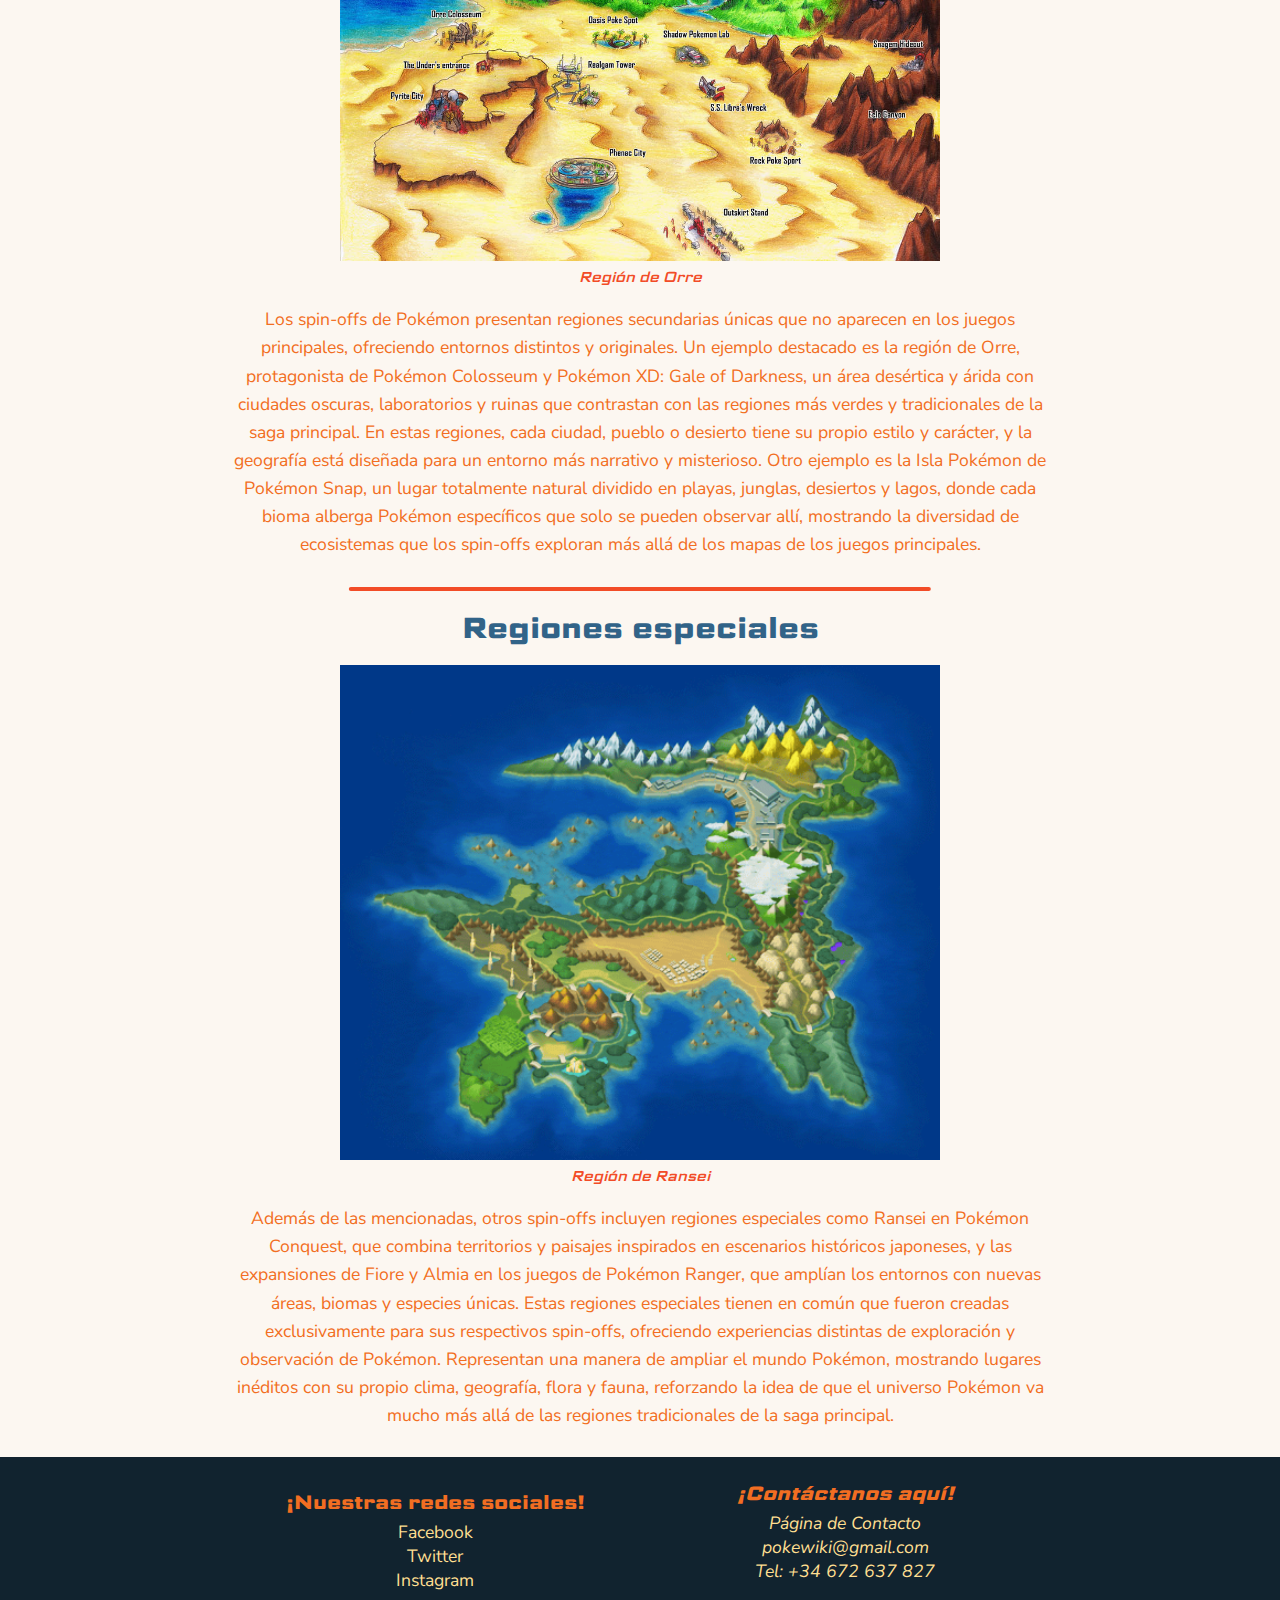
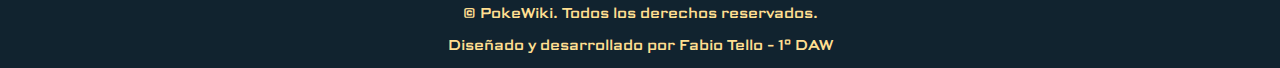
<file: regiones.html>
<!DOCTYPE html>
<html lang="es">
<head>
    <meta charset="UTF-8">
    <title>PokeWiki</title>
    <link rel="stylesheet" href="assets/css/style.css">
    <meta name="viewport" content="width=device-width, initial-scale=1">
</head>
<body>
    <header class="cabecera">
        <img src="assets/images/PokeWiki_Charmander.png" alt="Logo de PokeWiki" class="logopokewiki">
        <section class="cabecera_titulo_buscador">
            <h1 class="titulo-principal">PokeWiki</h1>
            <form class="buscador">
                <input type="text" placeholder="Buscar en PokeWiki...">
                <button type="submit">🔍</button>
            </form>
        </section>

        <input type="checkbox" id="btn-menu" class="btn-menu">
        <label for="btn-menu" class="icono-menu">☰ Menú ▼</label>

        <nav class="menu-desplegable">
            <ul>
                <li><a href="./index.html">Inicio</a></li>
                <li><a href="./servicios.html">Tienda</a></li>
                <li><a href="./about.html">Sobre nosotros</a></li>
                <li><a href="./blog.html">Blog y Noticias</a></li>
                <li><a href="./contacto.html">Contacto</a></li>
                <li><a href="./regiones.html">Regiones</a></li>
            </ul>
        </nav>
    </header>
    <main>
        <section class="regiones-introduccion">
            <h2>Regiones del mundo Pokémon</h2>
            <p>A lo largo del vasto universo Pokémon, las regiones representan los diferentes mundos que los entrenadores han explorado generación tras generación. Cada una posee su propia geografía, cultura, ecosistema y especies únicas, dando forma a la diversidad y riqueza del mundo Pokémon.</p>
            <p>El mundo Pokémon está dividido en diversas regiones, cada una inspirada en lugares reales y con su propio encanto, especies y tradiciones. Conoce las tierras que han dado vida a las aventuras de los entrenadores desde Kanto hasta Paldea.</p>
        </section>

        <section class="regiones-principales">
            <h2>Regiones principales</h2>
            <p>Existen 9 regiones principales en los videojuegos de Pokémon</p>
            <article class="region-principal">
                <h3>Kanto</h3>
                <figure>
                    <img src="assets/images/Kanto.png" alt="Mapa de la región Kanto">
                    <figcaption>Región de Kanto</figcaption>
                </figure>
                <h4>Generación: I</h4>
                <p class="region-juegos">Juegos: Rojo, Azul, Verde, Amarillo</p>
                <p>Kanto es la región que dio inicio a la franquicia. Inspirada en la prefectura de Kantō en Japón, combina ciudades pequeñas con rutas naturales y montañas. Es famosa por ser donde los entrenadores inician su aventura y capturan a los Pokémon originales como Pikachu, Charmander, Bulbasaur y Squirtle. Además, Kanto introdujo los 151 Pokémon originales y sentó las bases de la mecánica de gimnasios, batallas y evolución.</p>
                <p>Pokémon destacados: Pikachu, Charmander, Bulbasaur, Squirtle, Mewtwo.</p>
            </article>
            <article class="region-principal">
                <h3>Johto</h3>
                <figure>
                    <img src="assets/images/Johto.png" alt="Mapa de la región de Johto">
                    <figcaption>Región de Johto</figcaption>
                </figure>
                <h4>Generación: II</h4>
                <p class="region-juegos">Juegos: Oro, Plata, Cristal</p>
                <p>Inspirada en Hawaii, Alola es tropical, soleada y está compuesta por varias islas. Introdujo las formas regionales de Alola, que son variaciones de Pokémon de Kanto adaptadas al clima y cultura local. La región se centra en la vida relajada y la exploración de islas, reemplazando los gimnasios tradicionales por el “Tour Insular”, donde los entrenadores enfrentan retos únicos y guardianes legendarios.</p>
                <p>Pokémon destacados: Cyndaquil, Totodile, Chikorita, Lugia, Ho-Oh.</p>
            </article>
            <article class="region-principal">
                <h3>Hoenn</h3>
                <figure>
                    <img src="assets/images/Hoenn.jpg" alt="Mapa de la región de Hoenn">
                    <figcaption>Región de Hoenn</figcaption>
                </figure>
                <h4>Generación: III</h4>
                <p class="region-juegos">Juegos: Rubí, Zafiro, Esmeralda</p>
                <p>Inspirada en Kyushu, Hoenn destaca por su diversidad natural: desde desiertos y volcanes hasta extensos océanos y selvas tropicales. Introdujo mecánicas como habilidades y batallas dobles. La exploración de Hoenn tiene un fuerte componente acuático, con rutas navegables y Pokémon exclusivos de agua. La región también es famosa por sus líderes de gimnasio y la historia centrada en el clima y los legendarios Groudon y Kyogre</p>
                <p>Pokémon destacados: Torchic, Mudkip, Treecko, Groudon, Kyogre.</p>
            </article>
            <article class="region-principal">
                <h3>Sinnoh</h3>
                <figure>
                    <img src="assets/images/Sinnoh.png" alt="Mapa de la región de Sinnoh">
                    <figcaption>Región de Sinnoh</figcaption>
                </figure>
                <h4>Generación: IV</h4>
                <p class="region-juegos">Juegos: Diamante, Perla, Platino</p>
                <p>Basada en Hokkaido, Sinnoh combina montañas nevadas, lagos cristalinos y ciudades modernas con toques tradicionales. Introdujo nuevas formas de evolución, como la amistad y la evolución por piedra, y presentó a los legendarios que representan la creación del universo Pokémon: Dialga, Palkia y Giratina. La historia de Sinnoh es más profunda, explorando temas de origen y balance del mundo Pokémon.</p>
                <p>Pokémon destacados: Turtwig, Chimchar, Piplup, Dialga, Palkia, Giratina.</p>
            </article>
            <article class="region-principal">
                <h3>Unova o Teselia</h3>
                <figure>
                    <img src="assets/images/Teselia.webp" alt="Mapa de la región de Unova">
                    <figcaption>Región de Unova o Teselia</figcaption>
                </figure>
                <h4>Generación: V</h4>
                <p class="region-juegos">Juegos: Negro, Blanco, Negro 2, Blanco 2</p>
                <p>Inspirada en Nueva York, Unova es la primera región completamente nueva en la serie, con un diseño urbano y cosmopolita. Introdujo únicamente Pokémon nuevos en su primera generación, destacando por su diversidad de biomas: desde ciudades modernas hasta desiertos, bosques y zonas nevadas. La historia de Unova se centra en los ideales, la moralidad y los equipos villanos que buscan controlar a los Pokémon legendarios.</p>
                <p>Pokémon destacados: Snivy, Tepig, Oshawott, Reshiram, Zekrom.</p>
            </article>
            <article class="region-principal">
                <h3>Kalos</h3>
                <figure>
                    <img src="assets/images/Kalos.png" alt="Mapa de la región de Kalos">
                    <figcaption>Región de Kalos</figcaption>
                </figure>
                <h4>Generación: VI</h4>
                <p class="region-juegos">Juegos: X y Y</p>
                <p>Basada en Francia, Kalos se caracteriza por su elegancia, moda y arquitectura europea. Introdujo las Mega Evoluciones, un sistema que permite a ciertos Pokémon alcanzar un poder temporal superior en batalla. Kalos también destacó por la interacción con concursos y competencias de belleza Pokémon, además de ofrecer rutas panorámicas, ciudades con inspiración parisina y Pokémon que reflejan cultura y estilo europeo.</p>
                <p>Pokémon destacados: Chespin, Fennekin, Froakie, Xerneas, Yveltal.</p>
            </article>
            <article class="region-principal">
                <h3>Alola</h3>
                <figure>
                    <img src="assets/images/Alola.png" alt="Mapa de la región de Alola">
                    <figcaption>Región de Alola</figcaption>
                </figure>
                <h4>Generación: VII</h4>
                <p class="region-juegos">Juegos: Sol y Luna, Ultrasol y Ultraluna</p>
                <p>Inspirada en Hawaii, Alola es tropical, soleada y está compuesta por varias islas. Introdujo las formas regionales de Alola, que son variaciones de Pokémon de Kanto adaptadas al clima y cultura local. La región se centra en la vida relajada y la exploración de islas, reemplazando los gimnasios tradicionales por el “Tour Insular”, donde los entrenadores enfrentan retos únicos y guardianes legendarios.</p>
                <p>Pokémon destacados: Rowlet, Litten, Popplio, Solgaleo, Lunala.</p>
            </article>
            <article class="region-principal">
                <h3>Galar</h3>
                <figure>
                    <img src="assets/images/Galar.png" alt="Mapa de la región de Galar">
                    <figcaption>Región de Galar</figcaption>
                </figure>
                <h4>Generación: VIII</h4>
                <p class="region-juegos">Juegos: Espada y Escudo</p>
                <p>Basada en Reino Unido, Galar combina zonas industriales, pueblos rurales y paisajes naturales. Introdujo las mecánicas de Dinamax y Gigamax, donde los Pokémon pueden crecer enormemente en tamaño y poder durante batallas. La región enfatiza la cultura deportiva, con estadios espectaculares, ligas Pokémon competitivas y un fuerte enfoque en entrenadores y torneos.</p>
                <p>Pokémon destacados: Grookey, Scorbunny, Sobble, Zacian, Zamacenta.</p>
            </article>
            <article class="region-principal">
                <h3>Paldea</h3>
                <figure>
                    <img src="assets/images/Paldea.jpg" alt="Mapa de la región de Paldea">
                    <figcaption>Región de Paldea</figcaption>
                </figure>
                <h4>Generación: IX</h4>
                <p class="region-juegos">Juegos: Escarlata y Púrpura</p>
                <p>Inspirada en la Península Ibérica, Paldea es una región abierta y expansiva, pensada para la exploración libre. Introdujo la mecánica de Pokémon Teracristalizados, que transforma a los Pokémon temporalmente durante el combate. Paldea mezcla ciudades modernas con campos y paisajes variados, fomentando aventuras personalizadas, desafíos libres y descubrimiento constante de Pokémon nuevos y legendarios.</p>
                <p>Pokémon destacados: Sprigatito, Fuecoco, Quaxly, Koraidon, Miraidon.</p>
            </article>
        </section>

        <section class="regiones-secundarias">
            <h2>Regiones secundarias</h2>
            <article class="region-secundaria">
                <h3>Pokémon Ranger</h3>
                <figure>
                    <img src="assets/images/pokemon_ranger.jpg" alt="Juego Pokemon Ranger">
                    <figcaption>Juego Pokémon Ranger | Nintendo DS</figcaption>
                </figure>
                <p>En los juegos de la saga Pokémon Ranger, los jugadores exploran regiones únicas que no forman parte de las zonas tradicionales de la saga principal. Las regiones de Fiore y Almia destacan por sus paisajes variados, desde verdes praderas y bosques hasta áreas montañosas y cuerpos de agua, ofreciendo un ecosistema rico en Pokémon y entornos. Estas regiones se caracterizan por estar diseñadas específicamente para la interacción con los Pokémon en su hábitat natural, permitiendo descubrir criaturas que solo se encuentran allí y experimentar cómo se relacionan entre sí y con el entorno. La originalidad de Fiore y Almia reside en que son regiones construidas exclusivamente para estas aventuras spin-off, mostrando una visión del mundo Pokémon donde la exploración y el estudio del ecosistema tienen un papel central, y donde cada zona tiene su propio carácter, clima y especies endémicas.</p>
            </article>
            <article class="region-secundaria">
                <h3>Spin-offs</h3>
                <figure>
                    <img src="assets/images/region_orre.jpg" alt="Mapa de la región de Orre">
                    <figcaption>Región de Orre</figcaption>
                </figure>
                <p>Los spin-offs de Pokémon presentan regiones secundarias únicas que no aparecen en los juegos principales, ofreciendo entornos distintos y originales. Un ejemplo destacado es la región de Orre, protagonista de Pokémon Colosseum y Pokémon XD: Gale of Darkness, un área desértica y árida con ciudades oscuras, laboratorios y ruinas que contrastan con las regiones más verdes y tradicionales de la saga principal. En estas regiones, cada ciudad, pueblo o desierto tiene su propio estilo y carácter, y la geografía está diseñada para un entorno más narrativo y misterioso. Otro ejemplo es la Isla Pokémon de Pokémon Snap, un lugar totalmente natural dividido en playas, junglas, desiertos y lagos, donde cada bioma alberga Pokémon específicos que solo se pueden observar allí, mostrando la diversidad de ecosistemas que los spin-offs exploran más allá de los mapas de los juegos principales.</p>
            </article>
            <article class="region-secundaria">
                <h3>Regiones especiales</h3>
                <figure>
                    <img src="assets/images/Ransei.png" alt="Mapa de la región de Ransei">
                    <figcaption>Región de Ransei</figcaption>
                </figure>
                <p>Además de las mencionadas, otros spin-offs incluyen regiones especiales como Ransei en Pokémon Conquest, que combina territorios y paisajes inspirados en escenarios históricos japoneses, y las expansiones de Fiore y Almia en los juegos de Pokémon Ranger, que amplían los entornos con nuevas áreas, biomas y especies únicas. Estas regiones especiales tienen en común que fueron creadas exclusivamente para sus respectivos spin-offs, ofreciendo experiencias distintas de exploración y observación de Pokémon. Representan una manera de ampliar el mundo Pokémon, mostrando lugares inéditos con su propio clima, geografía, flora y fauna, reforzando la idea de que el universo Pokémon va mucho más allá de las regiones tradicionales de la saga principal.</p>
            </article>
        </section>
    </main>
    <footer class="pie">
        <section class="paginas-sociales">
            <h3>¡Nuestras redes sociales!</h3>
            <ul>
                <li><a href="https://www.facebook.com/Pokemon/?locale=es_ES">Facebook</a></li>
                <li><a href="https://x.com/Pokemon">Twitter</a></li>
                <li><a href="https://www.instagram.com/pokemon/">Instagram</a></li>
            </ul>
        </section>

        <address class="contacto">
            <p class="contacto-titulo">¡Contáctanos aquí!</p>
            <ul>
                <li><a href="./contacto.html">Página de Contacto</a></li>
                <li><a href="mailto:Pokewiki@gmail.com">pokewiki@gmail.com</a></li>
                <li><a href="tel:+34672637827">Tel: +34 672 637 827</a></li>
            </ul>
        </address>

        <p class="copyright">&copy; PokeWiki. Todos los derechos reservados.</p>
        <p class="creditos">Diseñado y desarrollado por Fabio Tello - 1º DAW</p>
    </footer>
</body>
</html>
</file>
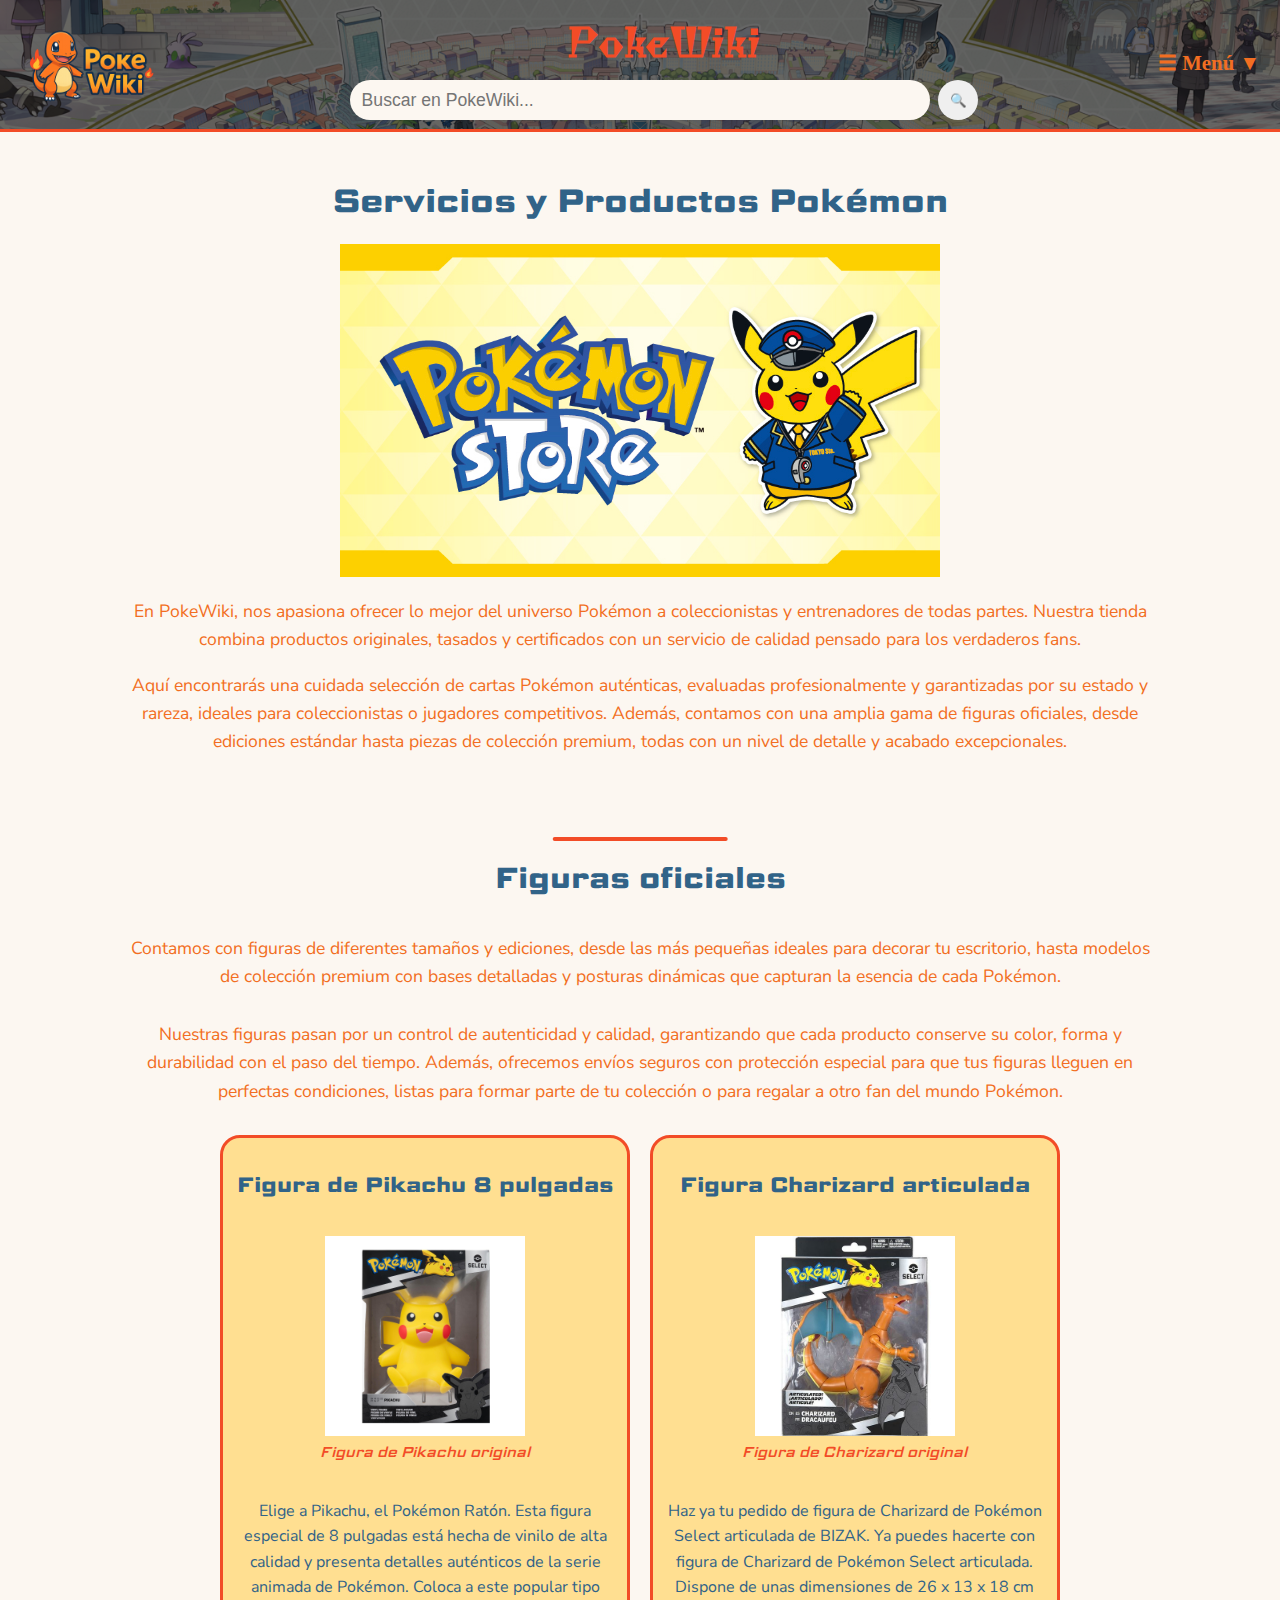
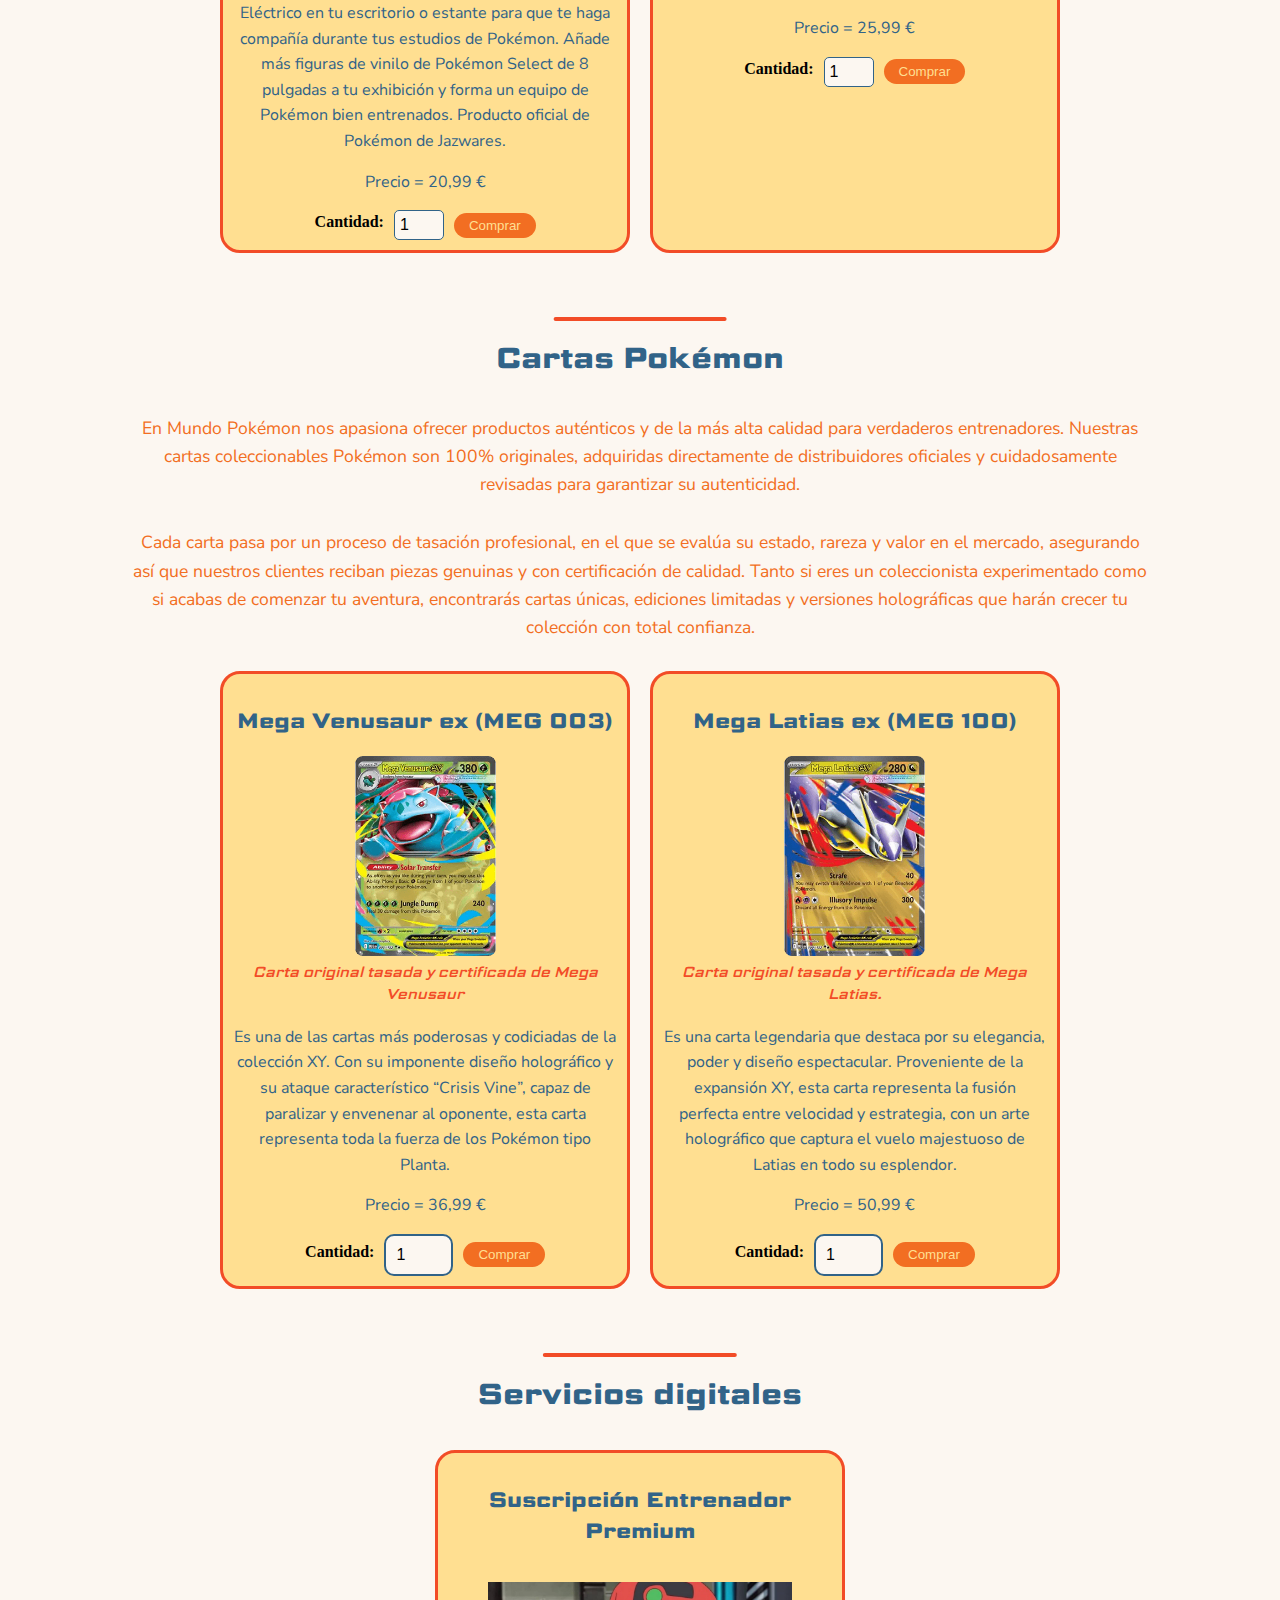
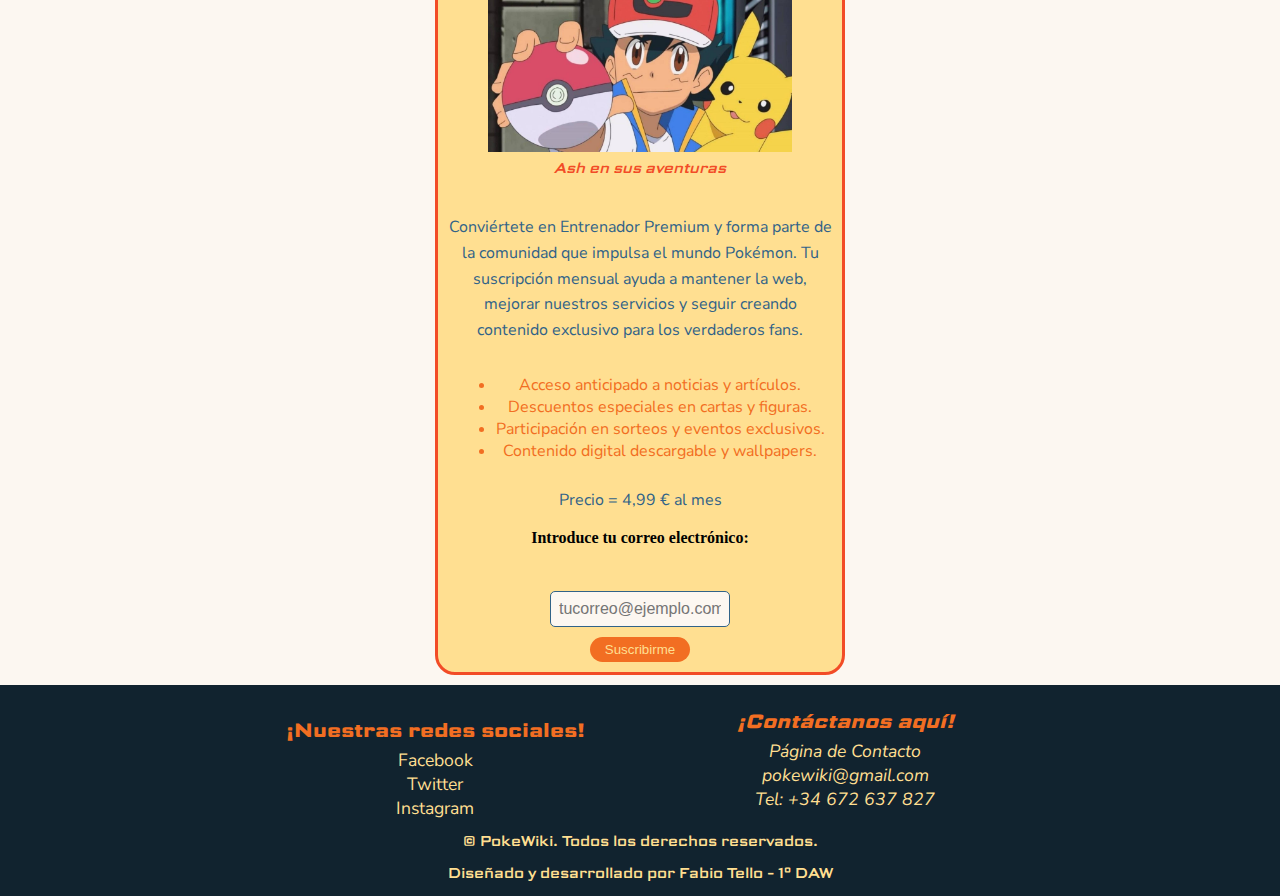
<file: servicios.html>
<!DOCTYPE html>
<html lang="es">
<head>
    <meta charset="UTF-8">
    <title>PokeWiki</title>
    <link rel="stylesheet" href="assets/css/style.css">
    <meta name="viewport" content="width=device-width, initial-scale=1">
</head>
<body>
    <header class="cabecera">
        <img src="assets/images/PokeWiki_Charmander.png" alt="Logo de PokeWiki" class="logopokewiki">
        <section class="cabecera_titulo_buscador">
            <h1 class="titulo-principal">PokeWiki</h1>
            <form class="buscador">
                <input type="text" placeholder="Buscar en PokeWiki...">
                <button type="submit">🔍</button>
            </form>
        </section>

        <input type="checkbox" id="btn-menu" class="btn-menu">
        <label for="btn-menu" class="icono-menu">☰ Menú ▼</label>

        <nav class="menu-desplegable">
            <ul>
                <li><a href="./index.html">Inicio</a></li>
                <li><a href="./servicios.html">Tienda</a></li>
                <li><a href="./about.html">Sobre nosotros</a></li>
                <li><a href="./blog.html">Blog y Noticias</a></li>
                <li><a href="./contacto.html">Contacto</a></li>
                <li><a href="./regiones.html">Regiones</a></li>
            </ul>
        </nav>
    </header>
    <main>
        <section class="servicios-introduccion">
            <h2>Servicios y Productos Pokémon</h2>
            <img src="assets/images/tienda_pokemon.jpg" alt="Logo Pokemon Store">
            <p>En PokeWiki, nos apasiona ofrecer lo mejor del universo Pokémon a coleccionistas y entrenadores de todas partes. Nuestra tienda combina productos originales, tasados y certificados con un servicio de calidad pensado para los verdaderos fans.</p>
            <p>Aquí encontrarás una cuidada selección de cartas Pokémon auténticas, evaluadas profesionalmente y garantizadas por su estado y rareza, ideales para coleccionistas o jugadores competitivos. Además, contamos con una amplia gama de figuras oficiales, desde ediciones estándar hasta piezas de colección premium, todas con un nivel de detalle y acabado excepcionales.</p>
        </section>

        <section class="servicios-figuras">
            <h2>Figuras oficiales</h2>
            <p>Contamos con figuras de diferentes tamaños y ediciones, desde las más pequeñas ideales para decorar tu escritorio, hasta modelos de colección premium con bases detalladas y posturas dinámicas que capturan la esencia de cada Pokémon.</p>
            <p>Nuestras figuras pasan por un control de autenticidad y calidad, garantizando que cada producto conserve su color, forma y durabilidad con el paso del tiempo. Además, ofrecemos envíos seguros con protección especial para que tus figuras lleguen en perfectas condiciones, listas para formar parte de tu colección o para regalar a otro fan del mundo Pokémon.</p>
            <article class="figura-producto">
                <h3>Figura de Pikachu 8 pulgadas</h3>
                <figure>
                    <img src="assets/images/figura_pikachu.jpg" alt="Figura de Pikachu">
                    <figcaption>Figura de Pikachu original</figcaption>
                </figure>
                <p>Elige a Pikachu, el Pokémon Ratón. Esta figura especial de 8 pulgadas está hecha de vinilo de alta calidad y presenta detalles auténticos de la serie animada de Pokémon. Coloca a este popular tipo Eléctrico en tu escritorio o estante para que te haga compañía durante tus estudios de Pokémon. Añade más figuras de vinilo de Pokémon Select de 8 pulgadas a tu exhibición y forma un equipo de Pokémon bien entrenados. Producto oficial de Pokémon de Jazwares.</p>
                <p>Precio = 20,99 €</p>
                <form>
                    <label for="cantidad_figura_pikachu">Cantidad:</label>
                    <input type="number" id="cantidad_figura_pikachu" name="cantidad_figura_pikachu" min="1" max="5" value="1">
                    <button type="submit">Comprar</button>
                </form>
            </article>
            <article class="figura-producto">
                <h3>Figura Charizard articulada</h3>
                <figure>
                    <img src="assets/images/figura_charizard.jpg" alt="Figura de Charizard">
                    <figcaption>Figura de Charizard original</figcaption>
                </figure>
                <p>Haz ya tu pedido de figura de Charizard de Pokémon Select articulada de BIZAK. Ya puedes hacerte con figura de Charizard de Pokémon Select articulada. Dispone de unas dimensiones de 26 x 13 x 18 cm</p>
                <p>Precio = 25,99 €</p>
                <form>
                    <label for="cantidad_figura_charizard">Cantidad:</label>
                    <input type="number" id="cantidad_figura_charizard" name="cantidad_figura_charizard" min="1" max="5" value="1">
                    <button type="submit">Comprar</button>
                </form>
            </article>
        </section>

        <section class="servicios-cartas">
            <h2>Cartas Pokémon</h2>
            <p>En Mundo Pokémon nos apasiona ofrecer productos auténticos y de la más alta calidad para verdaderos entrenadores. Nuestras cartas coleccionables Pokémon son 100% originales, adquiridas directamente de distribuidores oficiales y cuidadosamente revisadas para garantizar su autenticidad.</p>
            <p>Cada carta pasa por un proceso de tasación profesional, en el que se evalúa su estado, rareza y valor en el mercado, asegurando así que nuestros clientes reciban piezas genuinas y con certificación de calidad. Tanto si eres un coleccionista experimentado como si acabas de comenzar tu aventura, encontrarás cartas únicas, ediciones limitadas y versiones holográficas que harán crecer tu colección con total confianza.</p>
            <article class="carta-producto">
                <h3>Mega Venusaur ex (MEG 003)</h3>
                <figure>
                    <img src="assets/images/mega_venosaur.png" alt="Mega Venusaur">
                    <figcaption>Carta original tasada y certificada de Mega Venusaur</figcaption>
                </figure>
                <p>Es una de las cartas más poderosas y codiciadas de la colección XY. Con su imponente diseño holográfico y su ataque característico “Crisis Vine”, capaz de paralizar y envenenar al oponente, esta carta representa toda la fuerza de los Pokémon tipo Planta.</p>
                <p>Precio = 36,99 €</p>
                <form>
                    <label for="cantidad_carta_venusaur">Cantidad:</label>
                    <input type="number" id="cantidad_carta_venusaur" name="cantidad_carta_venusaur" min="1" max="1" value="1">
                    <button type="submit">Comprar</button>
                </form>
            </article>
            <article class="carta-producto">
                <h3>Mega Latias ex (MEG 100)</h3>
                <figure>
                    <img src="assets/images/mega_latias.png" alt="Mega Latias">
                    <figcaption>Carta original tasada y certificada de Mega Latias.</figcaption>
                </figure>
                <p>Es una carta legendaria que destaca por su elegancia, poder y diseño espectacular. Proveniente de la expansión XY, esta carta representa la fusión perfecta entre velocidad y estrategia, con un arte holográfico que captura el vuelo majestuoso de Latias en todo su esplendor.</p>
                <p>Precio = 50,99 €</p>
                <form>
                    <label for="cantidad_carta_latias">Cantidad:</label>
                    <input type="number" id="cantidad_carta_latias" name ="cantidad_carta_latias" min="1" max="1" value="1">
                    <button type="submit">Comprar</button>
                </form>
            </article>
        </section>

        <section class="servicios-digital">
            <h2>Servicios digitales</h2>
            <article class="digital-producto">
                <h3>Suscripción Entrenador Premium</h3>
                <figure>
                    <img src="assets/images/entrenador_pokemon.jpg" alt="Ash entrenador pokémon">
                    <figcaption>Ash en sus aventuras</figcaption>
                </figure>
                <p>Conviértete en Entrenador Premium y forma parte de la comunidad que impulsa el mundo Pokémon. Tu suscripción mensual ayuda a mantener la web, mejorar nuestros servicios y seguir creando contenido exclusivo para los verdaderos fans.</p>
                <ul>
                    <li>Acceso anticipado a noticias y artículos.</li>
                    <li>Descuentos especiales en cartas y figuras.</li>
                    <li>Participación en sorteos y eventos exclusivos.</li>
                    <li>Contenido digital descargable y wallpapers.</li>
                </ul>
                <p>Precio = 4,99 € al mes</p>
                <form>
                    <label for="correo">Introduce tu correo electrónico:</label><br>
                    <input type="email" id="correo" name="correo" placeholder="tucorreo@ejemplo.com" required>
                    <button type="submit">Suscribirme</button>
                </form>
            </article>
        </section>

    </main>
    <footer class="pie">
        <section class="paginas-sociales">
            <h3>¡Nuestras redes sociales!</h3>
            <ul>
                <li><a href="https://www.facebook.com/Pokemon/?locale=es_ES">Facebook</a></li>
                <li><a href="https://x.com/Pokemon">Twitter</a></li>
                <li><a href="https://www.instagram.com/pokemon/">Instagram</a></li>
            </ul>
        </section>

        <address class="contacto">
            <p class="contacto-titulo">¡Contáctanos aquí!</p>
            <ul>
                <li><a href="./contacto.html">Página de Contacto</a></li>
                <li><a href="mailto:Pokewiki@gmail.com">pokewiki@gmail.com</a></li>
                <li><a href="tel:+34672637827">Tel: +34 672 637 827</a></li>
            </ul>
        </address>

        <p class="copyright">&copy; PokeWiki. Todos los derechos reservados.</p>
        <p class="creditos">Diseñado y desarrollado por Fabio Tello - 1º DAW</p>
    </footer>
</body>
</html>
</file>
<file: assets/css/style.css>
/* ================================
   IMPORTACIÓN DE FUENTES
   ================================ */
@import url('https://fonts.googleapis.com/css2?family=Science+Gothic:wght@400;700&display=swap');
@import url('https://fonts.googleapis.com/css2?family=Nunito+Sans:wght@300;400;600;700&display=swap');
@import url('https://fonts.googleapis.com/css2?family=Chokokutai&display=swap');

/* ================================
   VARIABLES CSS GLOBALES
   ================================ */
:root {
    /* Paleta de colores */
    --color-azul: #316388;
    --color-naranja: #F26E22;
    --color-amarillo: #F29A2E;
    --color-rojo: #F24C27;
    --color-claro: #FFDF91;
    --color-fondo: #FCF7F1;
    --color-azul-oscuro: #11232F;

    /* Tipografías */
    --fuente-principal: "Science Gothic", sans-serif;
    --fuente-secundaria: "Nunito Sans", sans-serif;
    --fuente-china: "Chokokutai", sans-serif;
}

/* Reset */
body {
    margin: 0;
}

/* ============================
   MODO OSCURO
============================ */
@media (prefers-color-scheme: dark) {
    :root {
        --color-fondo: #0f0f0f;
        --color-claro: #1a1a1a;
        --color-azul: #6ca3c4;
        --color-azul-oscuro: #a6cbe0;
        --color-naranja: #d97a3a;
        --color-amarillo: #d6a24d;
        --color-rojo: #d4644a;
    }

    body {
        background-color: var(--color-fondo);
        color: var(--color-azul-oscuro);
    }

    footer {
        --color-azul-oscuro: #11232F;
        --color-claro: white;
    }
}

/* ================================
   CABECERA (HEADER)
   ================================ */
/* Contenedor de la cabecera */
.cabecera {
    padding: 12px 20px;
    background-image: url("../images/header6.jpg");
    background-size: cover;
    background-position: center;
    display: flex;
    align-items: center;
    justify-content: space-between;
    flex-wrap: wrap;
    gap: 10px;
    position: relative;
    box-sizing: border-box;
    height: auto;
}

/* Overlay para oscurecer imagen */
.cabecera:before {
    content: "";
    position: absolute;
    inset:0;
    background: rgba(0,0,0,0.60);
    z-index: 0;
}

/* Elementos sobre el overlay */
.cabecera > * {
    position: relative;
    z-index: 1;
}

/* Línea decorativa inferior */
.cabecera::after {
    content: "";
    position: absolute;
    bottom: 0;
    left: 0;
    width: 100%;
    height: 3px;
    background-color: var(--color-rojo);
    z-index: 2;
}

/* Título principal */
.titulo-principal {
    font-family: var(--fuente-china);
    font-size: 2.4rem;
    font-weight: bold;
    text-align: center;
    margin: 0;
    color: var(--color-rojo);
}

/* Contenedor del título y el buscador */
.cabecera_titulo_buscador {
    display: flex;
    flex-direction: column;
    align-items: center;
    gap: 12px;
    flex: 1;
}

/* Logo */
.logopokewiki {
    height: 100%;
    max-height: 100px;
    width: auto;
    object-fit: contain;
    flex: 0 0 auto;
}

/* Contenedor del buscador */
.buscador {
    flex: 1;
    display: flex;
    justify-content: center;
    text-align: center;
    width: 100%;
    order: 2;
}

.buscador input {
    width: 60%;
    max-width: 100%;
    padding: 8px 12px;
    border-radius: 20px;
    border: none;
    font-size: 1.1rem;
}

/* Botón del buscador */
.buscador button {
    width: 40px;
    height: 40px;
    border-radius: 50%;
    border: none;
    cursor: pointer;
    transition: 0.3s;
    margin-left: 8px;
}

.buscador button:hover {
    background-color: var(--color-claro);
}

/* Icono del menú hamburguesa */
.icono-menu {
    font-size: 1.3rem;
    cursor: pointer;
    color: var(--color-naranja);
    flex: 0 0 auto;
}

/* Menú de navegación desplegable */
.menu-desplegable {
    position: absolute;
    top: 100%;
    left: 0;
    width: 100%;
    background: rgba(17, 35, 47, 0.95);
    backdrop-filter: blur(5px);
    padding: 20px;
    display: none;
}

/* Lista de enlaces del menú */
.menu-desplegable ul {
    list-style: none;
    padding: 0;
    margin: 0;
    display: flex;
    flex-direction: column;
    gap: 12px;
}

/* Enlaces del menú */
.menu-desplegable ul li a {
    font-size: 1.3rem;
    font-weight: bold;
    text-decoration: none;
    color: var(--color-claro);
    transition: 0.3s ease;
    background: linear-gradient(to bottom, var(--color-amarillo), var(--color-naranja));
    -webkit-background-clip: text;
    -webkit-text-fill-color: transparent;
    background-clip: text; }

.menu-desplegable ul li a:hover {
    background: linear-gradient(to bottom, var(--color-rojo), var(--color-naranja));
    -webkit-background-clip: text;
    -webkit-text-fill-color: transparent;
}

/* Checkbox oculto que controla el menú */
.btn-menu {
    display: none;
}

/* Muestra el menú cuando el checkbox está activo */
.btn-menu:checked ~ .menu-desplegable {
    display: block;
}

/* Responsive */
@media (max-width: 768px) {
    .cabecera_titulo_buscador{
        flex-direction: column;
        align-items: center;
        gap: 8px;
    }
    .cabecera {
        justify-content: center;
        gap: 10px;
    }

    .titulo-principal {
        font-size: 1.8rem;
    }

    .buscador input {
        width: 80%;
        max-width: 250px;
    }
}

/* ================================
   SECCIONES
================================= */
/* ===== MAIN =====  */
main {
    padding: 10px 0;
    background-color: var(--color-fondo);
    flex-direction: column;
    align-items: center;
    gap: 40px;
    box-sizing: border-box;
    display: flex;
}

/* ================================
   INDEX
================================= */
/* Introducción de la página principal */
.introduccion-PokeWiki {
    width: 65%;
    color: var(--color-naranja);
    padding: 8px;
    text-align: center;
    align-items: center;
    margin: auto;
}

/* Título de la introducción */
.introduccion-PokeWiki h2 {
    font-family: var(--fuente-principal);
    font-size: 2rem;
    margin-bottom: 15px;
    color: var(--color-azul);
}

/* Párrafo de la introducción */
.introduccion-PokeWiki p {
    font-size: 1.1rem;
    line-height: 1.6;
    font-family: var(--fuente-secundaria);
}

/* Sección de tipos de Pokémon */
.tipos-pokemon {
    width: 100%;
    background-color: var(--color-claro);
    padding: 30px 0;
    display: flex;
    justify-content: center;
    flex-wrap: wrap;
    align-items: center;
    flex-direction: row;
    gap: 40px;
}

/* Título de la sección de tipos */
.tipos-pokemon h2 {
    font-family: var(--fuente-principal);
    font-size: 1.6rem;
    margin-bottom: 15px;
    text-align: center;
    color: var(--color-azul);
}

/* Contenedor de cada tipo de Pokémon */
.figura-tipo {
    display: flex;
    flex-direction: column;
    align-items: center;
    gap: 8px;
}

/* Icono del tipo de Pokémon */
.figura-tipo img {
    width: 80px;
    max-width: 100%;
    height: auto;
}

/* Nombre del tipo de Pokémon */
.figura-tipo figcaption {
    font-family: var(--fuente-secundaria);
    font-size: 1rem;
    color: var(--color-azul);
    margin: 0;
}

/* Título oculto para accesibilidad */
.titulo_contenedor_index {
    position: absolute;
    width: 1px;
    height: 1px;
    padding: 0;
    margin: -1px;
    overflow: hidden;
    clip: rect(0,0,0,0);
    white-space: nowrap;
    border: 0;
}

/* Bloques de contenido del index */
.index_section_uno, .index_section_dos {
    width: 32%;
    display: flex;
    flex-direction: column;
    align-items: center;
    border: 3px solid var(--color-rojo);
    border-radius: 20px;
    padding: 0;
    gap: 20px;
    overflow: hidden;
}

/* Títulos de los bloques de contenido */
.index_section_uno h2, .index_section_dos h2 {
    font-family: var(--fuente-principal);
    width: 100%;
    padding: 10px;
    background-color: var(--color-claro);
    color: var(--color-azul);
    font-size: 1.5rem;
    margin: 0;
    text-align: center;
}

/* Imágenes de los bloques de contenido */
.index_section_uno img, .index_section_dos img {
    width: 100%;
    max-height: 250px;
    display: block;
    object-fit: contain;
    padding: 10px;
    box-sizing: border-box;
}

/* Párrafos de los bloques de contenido */
.index_section_uno p, .index_section_dos p {
    font-size: 1rem;
    text-align: center;
    width: 90%;
    font-family: var(--fuente-secundaria);
}

/* Contenedor de las secciones principales */
.contenedor_secciones_index {
    display: flex;
    justify-content: center;
    align-items: stretch;
    gap: 40px;
    flex-wrap: wrap;
    width: 100%;
    box-sizing: border-box;
}

/* Elementos de lista */
.index_section_uno li, .index_section_dos li {
    padding: 0 15px;
    font-family: var(--fuente-secundaria);
}

/* Espaciado de lista ordenada */
.index_section_uno ol li{
    margin-bottom: 15px;
}

/* Icono de lista no ordenada */
.index_section_dos ul li {
    list-style-type: "✨ ";
    padding-left: 4px;
}

/* Responsive */
@media (max-width: 768px) {
    .index_section_uno, .index_section_dos {
        width: 90%;
    }
    .contenedor_secciones_index {
        flex-direction: column;
        align-items: center;
    }
    /* Para móviles */
    .logopokewiki {
        order: 0;
    }
    .titulo-principal {
        order: 1;
    }
    .buscador {
        order: 2;
    }
    .icono-menu {
        order: 3;
    }
}

/* ================================
   ABOUT
================================= */
/* Introducción de la página About */
.introduccion-about {
    width: 65%;
    padding: 8px;
    text-align: center;
    align-items: center;
    margin: auto;
    color: var(--color-naranja);
}

/* Título de la introducción */
.introduccion-about h2 {
    font-family: var(--fuente-principal);
    font-size: 2rem;
    margin-bottom: 15px;
    text-align: center;
    color: var(--color-azul);
}

/* Párrafo de la introducción */
.introduccion-about p {
    font-size: 1.1rem;
    line-height: 1.6;
    margin-bottom: 0;
    font-family: var(--fuente-secundaria);
}

/* Imagen principal de About */
.introduccion-about img {
    width:800px;
    max-width: 100%;
    height: auto;
}

/* Pie de foto de la introducción */
.introduccion-about figcaption {
    font-size: 0.9rem;
    color: var(--color-rojo);
    margin-top: 5px;
    margin-bottom: 10px;
    font-style: italic;
    font-family: var(--fuente-principal);
}

/* Sección "Quienes Somos" */
.quienes_somos_about {
    width: 100%;
    background-color: var(--color-claro);
    padding: 20px 0;
    text-align: center;
    display: flex;
    flex-direction: column;
    align-items: center;
    justify-content: center;
}

/* Título de "Quienes Somos" */
.quienes_somos_about h2 {
    width: 65%;
    font-family: var(--fuente-principal);
    margin-top: 0;
    font-size: 1.5rem;
    text-align: center;
    color: var(--color-rojo);
}

/* Párrafo de "Quienes Somos" */
.quienes_somos_about p {
    width: 65%;
    margin: auto;
    font-family: var(--fuente-secundaria);
    color: var(--color-azul);
}

/* Sección del equipo */
.equipo-about {
    width: 65%;
    padding: 8px;
    text-align: center;
    align-items: center;
    justify-content: flex-start;
    margin: auto;
    color: var(--color-naranja);
    display: flex;
    flex-direction: column;
    gap: 10px;
}

/* Título de la sección del equipo */
.equipo-about h2 {
    font-family: var(--fuente-principal);
    font-size: 1.5rem;
    margin-top: 0;
    margin-bottom: 0;
    text-align: center;
    color: var(--color-azul);
}

/* Párrafo de la sección del equipo */
.equipo-about p {
    margin: auto;
    font-family: var(--fuente-secundaria);
    color: var(--color-naranja);
}

/* Imagen de perfil del equipo */
.equipo-imagen img {
    width:100%;
    max-width: 500px;
    height: auto;
    border-radius: 70%;
    display: block;
    margin-bottom: 10px;
}

/* Pie de foto del equipo */
.equipo-about figcaption {
    font-size: 0.9rem;
    color: var(--color-rojo);
    margin-bottom: 0;
    font-style: italic;
    font-family: var(--fuente-principal);
}

/* Icono de la lista del equipo */
.equipo-lista li:before {
    content: "✨ ";
    margin-right: 10px;
    color: var(--color-rojo);
}

/* Lista de miembros del equipo */
.equipo-lista {
    font-family: var(--fuente-secundaria);
    color: var(--color-azul);
    font-size: 1.1rem;
    display: flex;
    flex-direction: column;
    gap: 10px;
    text-align: left;
}

/* Items de la lista del equipo */
.equipo-lista li {
    display: flex;
    align-items: center;
}

/* Nombres de los miembros */
.equipo-lista li strong {
    color: var(--color-rojo);
    font-weight: bold;
    margin-right: 8px;
}

/* Sección de valores */
.valores-about {
    width: 65%;
    margin: auto;
    padding: 20px 0;
    color: var(--color-azul);
    font-family: var(--fuente-secundaria);
    display: flex;
    align-items: stretch;
    justify-content: center;
    gap: 20px;
}

/* Título vertical de la sección de valores */
.valores-about h2 {
    font-family: var(--fuente-principal);
    font-size: 1rem;
    color: var(--color-rojo);
    text-align: center;
    margin: 0;
    writing-mode: vertical-rl;
    transform: rotate(180deg);
    display: flex;
    flex-direction: column;
    justify-content: space-between;
}

/* Lista de valores */
.valores-about ul {
    padding-left: 0;
    display: flex;
    flex-direction: column;
    gap: 10px;
}

/* Icono de la lista de valores */
.valores-about li:before {
    content: "✔️ ";
    margin-right: 8px;
    color: var(--color-naranja);
}

/* Items de la lista de valores */
.valores-about li {
    display: flex;
    align-items: flex-start;
    line-height: 1.5;
}

/* ================================
   SERVICIOS (TIENDA)
================================= */

/* Introducción de la página de servicios/tienda */
.servicios-introduccion {
    width: 80%;
    color: var(--color-naranja);
    padding: 8px;
    text-align: center;
    align-items: center;
    margin: auto;
}

/* Título principal de la introducción de tienda */
.servicios-introduccion h2 {
    font-family: var(--fuente-principal);
    font-size: 2rem;
    margin-bottom: 15px;
    color: var(--color-azul);
}

/* Párrafo introductorio de servicios */
.servicios-introduccion p {
    font-size: 1.1rem;
    line-height: 1.6;
    font-family: var(--fuente-secundaria);
    margin-bottom: 10px;
}

/* Imagen principal de introducción */
.servicios-introduccion img {
    width: 80%;
    max-width: 600px;
    display: block;
    margin: 20px auto;
}

/* Títulos de las distintas categorías: figuras, cartas y digital */
.servicios-figuras h2,
.servicios-cartas h2,
.servicios-digital h2 {
    font-family: var(--fuente-principal);
    font-size: 1.8rem;
    color: var(--color-azul);
    text-align: center;
    margin-bottom: 15px;
    position: relative;
    padding-top: 20px;
}

/* Línea decorativa sobre los títulos de sección */
.servicios-figuras h2::before,
.servicios-cartas h2::before,
.servicios-digital h2::before {
    content: "";
    position: absolute;
    top: 0;
    left: 50%;
    transform: translateX(-50%);
    width: 60%;
    height: 4px;
    background-color: var(--color-rojo);
    border-radius: 2px;
}

/* Párrafos descriptivos de cada categoría */
.servicios-figuras p,
.servicios-cartas p,
.servicios-digital p {
    font-size: 1.1rem;
    line-height: 1.6;
    font-family: var(--fuente-secundaria);
    color: var(--color-naranja);
    text-align: center;
    width: 80%;
    margin: 0 0 10px 0;
}

/* Títulos de cada producto individual */
.figura-producto h3,
.carta-producto h3,
.digital-producto h3 {
    font-family: var(--fuente-principal);
    color: var(--color-azul);
    font-size: 1.3rem;
    text-align: center;
    margin-bottom: 10px;
}

/* Párrafos descriptivos de los productos */
.figura-producto p,
.carta-producto p,
.digital-producto p {
    font-family: var(--fuente-secundaria);
    color: var(--color-azul);
    font-size: 1rem;
    text-align: center;
    margin-bottom: 5px;
    width: 100%;
}

/* Contenedor base de cada tarjeta de producto */
.figura-producto,
.carta-producto,
.digital-producto {
    width: 32%;
    display: flex;
    flex-direction: column;
    align-items: center;
    border-radius: 20px;
    padding: 10px;
    gap: 10px;
    box-sizing: border-box;
    background-color: var(--color-claro);
}

/* Bordes de las tarjetas de producto */
.figura-producto,
.carta-producto,
.digital-producto {
    border: 3px solid var(--color-rojo);
}

/* Contenedor de productos tipo figura */
.servicios-figuras {
    display: flex;
    flex-wrap: wrap;
    justify-content: center;
    gap: 20px;
    width: 100%;
}

/* Imágenes usadas en las distintas secciones de productos */
.servicios-figuras img,
.servicios-cartas img,
.servicios-digital img,
.figura-producto img,
.carta-producto img,
.servicios-digital img {
    width: 100%;
    max-height: 200px;
    object-fit: contain;
    display: block;
}

/* Pie de foto de productos y categorías */
.servicios-figuras figcaption,
.servicios-cartas figcaption,
.servicios-digital figcaption {
    font-size: 0.9rem;
    color: var(--color-rojo);
    margin-top: 5px;
    margin-bottom: 10px;
    font-style: italic;
    font-family: var(--fuente-principal);
    display: block;
    width: 100%;
    text-align: center;
}

/* Formularios dentro de productos de figuras y cartas */
.figura-producto form,
.carta-producto form {
    display: flex;
    justify-content: center;
    gap: 10px;
    align-items: center;
}

/* Formulario especial para productos digitales (columna) */
.digital-producto form {
    display: flex;
    flex-direction: column;
    gap: 10px;
    align-items: center;
}

/* Input numérico para cantidad en productos físicos */
.figura-producto input[type="number"] {
    width: 50px;
    padding: 5px;
    border-radius: 5px;
    border: 1px solid var(--color-azul);
}

/* Input de email para productos digitales */
.digital-producto input[type="email"] {
    width: 80%;
    padding: 8px;
    border-radius: 5px;
    border: 1px solid var(--color-azul);
}

/* Botones de compra/acción */
.figura-producto button,
.digital-producto button,
.carta-producto button {
    background-color: var(--color-naranja);
    color: var(--color-claro);
    border: none;
    border-radius: 20px;
    padding: 5px 15px;
    cursor: pointer;
    transition: 0.3s;
}

/* Efecto hover de los botones */
.figura-producto button:hover,
.digital-producto button:hover,
.carta-producto button:hover {
    background-color: var(--color-amarillo);
    color: var(--color-azul-oscuro);
}

/* Ajustes del contenedor de figura de carta */
.carta-producto figure {
    margin: 0;
    text-align: center;
}

/* Contenedor general de cartas Pokémon */
.servicios-cartas {
    display: flex;
    flex-wrap: wrap;
    justify-content: center;
    gap: 20px;
    width: 100%;
}

/* Contenedor general para servicios digitales */
.servicios-digital {
    display: flex;
    flex-direction: column;
    justify-content: center;
    align-items: center;
    gap: 20px;
    width: 100%;
}

/* Lista de características de productos digitales */
.digital-producto ul {
    font-family: var(--fuente-secundaria);
    font-size: 1rem;
    text-align: center;
    color: var(--color-naranja);
}

/* Responsive */
@media (max-width: 768px) {
    .figura-producto,
    .carta-producto,
    .digital-producto {
        width: 90%;
    }

    .servicios-introduccion img,
    .figura-producto img,
    .carta-producto img {
        max-width: 100%;
    }

    .digital-producto form {
        width: 90%;
    }
}

/* ================================
   CONTACTO
================================= */
.contacto-introduccion {
    width: 65%;
    margin: 10px auto;
    text-align: center;
    box-sizing: border-box;
}

.contacto-introduccion h2 {
    font-family: var(--fuente-principal);
    color: var(--color-azul);
    font-size: 1.8rem;
    margin-bottom: 15px;
}

/* Tarjetas principales */
.contacto-formulario,
.contacto-preguntas {
    width: 65%;
    margin: 12px auto;
    padding: 0;
    border: 3px solid var(--color-azul);
    border-radius: 20px;
    box-sizing: border-box;
    display: flex;
    flex-direction: column;
    align-items: center;
    gap: 20px;
    overflow: hidden;
}

/* Títulos dentro de cada tarjeta (formulario y preguntas) */
.contacto-formulario h2,
.contacto-preguntas h2 {
    font-family: var(--fuente-principal);
    width: 100%;
    padding: 12px;
    background-color: var(--color-claro);
    color: var(--color-azul);
    font-size: 1.5rem;
    margin: 0;
    text-align: center;
    box-sizing: border-box;
}

/* Imagen decorativa de la introducción */
.contacto-introduccion img {
    width: 100%;
    max-width: 700px;
    height: auto;
    display: block;
    margin: 0 auto;
}

/* Imagen dentro de la sección de Preguntas Frecuentes */
.contacto-preguntas img {
    width: 100%;
    max-width: 400px;
    object-fit: contain;
    display: block;
    box-sizing: border-box;
}

/* Párrafo introductorio */
.contacto-introduccion p {
    font-size: 1.2rem;
    text-align: center;
    width: 90%;
    font-family: var(--fuente-secundaria);
    color: var(--color-naranja);
}

/* Formulario */
.contacto-formulario form {
    width: 90%;
    display: flex;
    flex-direction: column;
    gap: 25px;
}

/* Fieldsets que agrupan campos */
fieldset {
    border: 2px solid var(--color-azul);
    border-radius: 15px;
    padding: 15px;
}

/* Título de cada fieldset */
legend {
    font-weight: bold;
    color: var(--color-naranja);
}

/* Etiquetas de los campos del formulario */
label {
    display: block;
    margin-bottom: 6px;
    font-weight: bold;
}

/* Estilo común para inputs, selects y textarea */
input,
select,
textarea {
    width: 100%;
    padding: 10px;
    border: 2px solid var(--color-azul);
    border-radius: 10px;
    font-size: 1rem;
    box-sizing: border-box;
    background-color: var(--color-fondo);
}

textarea {
    height: 140px;
    resize: vertical;
}

/* Botón */
.contacto-formulario [type="submit"] {
    background-color: var(--color-naranja);
    color: white;
    padding: 12px 20px;
    border: none;
    font-size: 1.2rem;
    border-radius: 12px;
    cursor: pointer;
    transition: 0.3s;
    margin-bottom: 10px;
}

.contacto-formulario button[type="submit"]:hover {
    background-color: var(--color-rojo);
}

/* Alineación del checkbox con su texto */
.contacto-formulario label.checkbox-label {
    display: inline-flex;
    align-items: center;
    gap: 8px;
    padding: 0;
    margin: 0;
    vertical-align: middle;
    white-space: nowrap;
}

/* Alineación del checkbox */
.contacto-formulario input[type="checkbox"] {
    margin: 0;
    transform: translateY(1px);
}

/* Preguntas frecuentes */
.pregunta-frecuente {
    width: 90%;
    margin: 5px auto;
    padding: 10px;
    border-left: 4px solid var(--color-rojo);
    box-sizing: border-box;
}

/* Título y respuesta de cada pregunta */
.pregunta-frecuente h3 {
    margin: 0 0 5px 0;
    font-size: 1.4rem;
    color: var(--color-azul);
    font-family: var(--fuente-secundaria);
}

.pregunta-frecuente p {
    margin: 0;
    font-size: 1rem;
    font-family: var(--fuente-secundaria);
    color: var(--color-naranja);
}

/* Responsive */
@media (max-width: 700px) {
    .contacto-introduccion,
    .contacto-formulario,
    .contacto-preguntas {
        width: 90%;
        padding: 15px;
    }

    .contacto-introduccion h2,
    .contacto-formulario h2,
    .contacto-preguntas h2 {
        font-size: 1.6rem;
    }

    .pregunta-frecuente h3 {
        font-size: 1.2rem;
    }

    .contacto-formulario label.checkbox-label {
        white-space: normal;
        flex-wrap: wrap;
        width: 100%;
    }

    .contacto-introduccion img {
        width: 100%;
        max-width: 350px;
        height: auto;
    }

    .contacto-preguntas img {
        width: 100%;
        max-width: 250px;
        height: auto;
    }
}

/* ================================
   REGIONES
================================= */
.regiones-introduccion,
.regiones-principales,
.regiones-secundarias {
    width: 65%;
    color: var(--color-naranja);
    padding: 8px;
    text-align: center;
    align-items: center;
    margin: auto;
}

/* Títulos principales de cada sección */
.regiones-introduccion h2,
.regiones-principales h2,
.regiones-secundarias h2 {
    font-family: var(--fuente-principal);
    font-size: 2rem;
    margin-bottom: 15px;
    color: var(--color-azul);
}

/* Títulos de bloque para secciones */
.regiones-principales h2,
.regiones-secundarias h2 {
    background-color: var(--color-claro);
    padding: 10px;
    border-radius: 0;
    width: 100%;
    display: block;
    box-sizing: border-box;
    text-align: center;
    margin-bottom: 20px;
}

/* Nombre de región */
.regiones-principales h3,
.regiones-secundarias h3 {
    font-family: var(--fuente-principal);
    font-size: 1.8rem;
    margin-bottom: 10px;
    color: var(--color-azul);
    padding-top: 20px;
    position: relative;
}

/* Subtítulo */
.regiones-principales h4,
.regiones-secundarias h4 {
    font-family: var(--fuente-china);
    font-size: 1.2rem;
    margin-bottom: 10px;
    color: var(--color-rojo);
}

/* Imágenes de cada región */
.regiones-principales img,
.regiones-secundarias img {
    width: 100%;
    max-height: 700px;
    max-width: 600px;
    height: auto;
    display: block;
    margin: 0 auto;
}

/* Lista de juegos asociados a la región */
.region-juegos {
    font-size: 1rem;
    color: var(--color-azul);
    margin-bottom: 10px;
    font-family: var(--fuente-secundaria);
}

/* Créditos del mapa */
.regiones-principales figcaption,
.regiones-secundarias figcaption {
    font-size: 0.9rem;
    color: var(--color-rojo);
    margin-top: 5px;
    margin-bottom: 10px;
    font-style: italic;
    font-family: var(--fuente-principal);
}

/* Párrafos descriptivos de cada región */
.regiones-introduccion p,
.regiones-principales p,
.regiones-secundarias p {
    font-size: 1.1rem;
    line-height: 1.6;
    font-family: var(--fuente-secundaria);
    margin-bottom: 10px;
}

/* Línea decorativa arriba de los títulos h3 */
.regiones-principales h3::before,
.regiones-secundarias h3::before {
    content: "";
    position: absolute;
    top: 0;
    left: 50%;
    transform: translateX(-50%);
    width: 70%;
    height: 4px;
    background-color: var(--color-rojo);
    border-radius: 2px;
}

/* Responsive */
@media (max-width: 768px) {
    .regiones-introduccion,
    .regiones-principales,
    .regiones-secundarias {
        width: 90%;
        padding: 10px;
    }

    .regiones-principales img,
    .regiones-secundarias img {
        max-width: 100%;
        max-height: 400px;
        height: auto;
    }

    .regiones-principales h2,
    .regiones-secundarias h2 {
        font-size: 1.6rem;
    }

    .regiones-principales h3,
    .regiones-secundarias h3 {
        font-size: 1.3rem;
    }

    .regiones-principales h4,
    .regiones-secundarias h4 {
        font-size: 0.9rem;
    }
}

/* ================================
   BLOG
================================= */
/* Imágenes generales */
.blog-noticias img,
.blog-eventos img {
    width: 100%;
    max-height: 500px;
    object-fit: cover;
    display: block;
    margin-bottom: 10px;
}

/* Noticias */
.blog-noticias {
    width: 65%;
    margin: 20px auto;
    text-align: center;
    padding: 8px;
    color: var(--color-naranja);
    font-family: var(--fuente-secundaria);
}

.blog-noticias h2,
.blog-blog h2,
.blog-eventos h2 {
    font-family: var(--fuente-principal);
    font-size: 2rem;
    color: var(--color-azul);
    margin-bottom: 15px;
    position: relative;
    padding-top: 20px;
}

/* Línea superior decorativa */
.blog-noticias h2::before,
.blog-blog h2::before,
.blog-eventos h2::before {
    content: "";
    position: absolute;
    top: 0;
    left: 50%;
    transform: translateX(-50%);
    width: 50%;
    height: 4px;
    background-color: var(--color-rojo);
    border-radius: 2px;
}

.blog-noticias p {
    font-size: 1.1rem;
    line-height: 1.6;
}

.blog-noticias figcaption,
.blog-blog figcaption,
.blog-eventos figcaption {
    font-size: 0.9rem;
    color: var(--color-rojo);
    margin-top: 5px;
    margin-bottom: 10px;
    font-style: italic;
    font-family: var(--fuente-principal);
}

/* Etiquetas <time> */
.blog-noticias time,
.blog-blog time,
.blog-eventos time {
    display: block;
    font-size: 1rem;
    color: var(--color-azul-oscuro);
    margin-bottom: 10px;
    font-family: var(--fuente-secundaria);
    font-weight: bold;
}

/* Contenedor artículos del blog */
.blog-blog {
    list-style: none;
    padding: 0;
    width: 100%;
    margin: 0 auto;
    display: flex;
    flex-direction: column;
    justify-content: center;
    gap: 20px;
    flex-wrap: wrap;
    align-items: center;
}

/* Tarjetas */
.blog-articulo {
    width: 45%;
    background-color: var(--color-claro);
    border: 3px solid var(--color-rojo);
    border-radius: 20px;
    padding: 12px;
    box-sizing: border-box;
    display: flex;
    flex-direction: column;
    align-items: center;
    gap: 12px;
}

.blog-articulo img {
    width: 100%;
    max-height: 220px;
    object-fit: contain;
    display: block;
}

.blog-articulo h3 {
    font-family: var(--fuente-principal);
    font-size: 1.4rem;
    color: var(--color-azul);
    margin: 0;
}

.blog-articulo p {
    font-family: var(--fuente-secundaria);
    font-size: 1rem;
    line-height: 1.5;
    color: var(--color-naranja);
    text-align: center;
    margin: 0;
}

.blog-articulo form {
    width: 90%;
    display: flex;
    flex-direction: column;
    gap: 25px;
}

/* Botón */
.blog-articulo [type="submit"] {
    background-color: var(--color-naranja);
    width: 100%;
    color: white;
    padding: 12px 20px;
    border: none;
    font-size: 1.2rem;
    border-radius: 15px;
    cursor: pointer;
    transition: 0.3s;
    margin-bottom: 2px;
}

.blog-articulo button[type="submit"]:hover {
    background-color: var(--color-rojo);
}

.blog-articulo label.checkbox-label {
    display: inline-flex;
    align-items: center;
    gap: 8px;
    padding: 0;
    margin: 0;
    vertical-align: middle;
    white-space: nowrap;
}

/* Enlace leer más */
.blog-articulo a {
    background-color: var(--color-naranja);
    color: var(--color-claro);
    padding: 8px 20px;
    border-radius: 20px;
    font-family: var(--fuente-secundaria);
    text-decoration: none;
    font-weight: bold;
    transition: 0.3s;
}

.blog-articulo a:hover {
    background-color: var(--color-amarillo);
    color: var(--color-azul-oscuro);
}

/* Eventos */
.blog-eventos {
    width: 65%;
    margin: 40px auto;
    text-align: center;
    padding: 20px;
}

.blog-eventos h3 {
    font-family: var(--fuente-principal);
    font-size: 1.8rem;
    color: var(--color-naranja);
    margin: 25px 0 15px;
}

/* Tarjeta de evento */
.blog-eventos .evento {
    background-color: var(--color-claro);
    border-left: 5px solid var(--color-rojo);
    padding: 15px 18px;
    margin: 12px auto;
    width: 90%;
    text-align: left;
    border-radius: 12px;
}

.blog-eventos .evento h4 {
    margin: 0 0 5px;
    font-family: var(--fuente-principal);
    font-size: 1.3rem;
    color: var(--color-azul);
}

.blog-eventos .evento p {
    margin: 0;
    font-size: 1rem;
    line-height: 1.5;
    color: var(--color-azul-oscuro);
    font-family: var(--fuente-secundaria);
}

/* Responsive */
@media (max-width: 900px) {
    .blog-articulo {
        width: 45%;
    }

    .blog-eventos {
        width: 90%;
    }
}

@media (max-width: 600px) {
    .blog-articulo,
    .blog-noticias,
    .blog-eventos{
        width: 90%;
    }
}

/* ================================
   FOOTER
================================= */
.pie {
    background-color: var(--color-azul-oscuro);
    padding: 12px 20px;
    color: var(--color-claro);
    box-sizing: border-box;
    display: flex;
    flex-wrap: wrap;
    justify-content: center;
    align-items: center;
    gap: 10px;
}

/* Títulos */
.pie h3,
.pie .contacto-titulo {
    font-size: 1.2rem;
    margin-bottom: 4px;
    color: var(--color-naranja);
    text-align: center;
    font-family: var(--fuente-principal);
    font-weight: 700;
}

/* Quitar listas */
.pie ul {
    list-style: none;
    margin: 0;
    padding: 0;
    text-align: center;
    min-width: 0;
}

/* Enlaces del footer */
.pie ul li a {
    color: var(--color-claro);
    text-decoration: none;
    font-size: 1.1rem;
    transition: 0.3s ease;
}

.pie ul li a:hover {
    color: var(--color-naranja);
}

.paginas-sociales,
.contacto {
    flex: 1 1 240px;
    max-width: 360px;
    width: 45%;
    margin: 0 20px;
    font-family: var(--fuente-secundaria);
    box-sizing: border-box;
    min-width: 0;
}

.pie p {
    width: 100%;
    text-align: center;
    margin: 0;
    font-size: 0.9rem;
    font-family: var(--fuente-principal);
    word-break: break-word;
}

/* Responsive */
@media (max-width: 768px) {
    .pie {
        flex-direction: column;
        align-items: center;
        gap: 0;
        padding: 0;
    }

    .paginas-sociales,
    .contacto {
        width: 100%;
        max-width: 600px;
        margin: 0 auto;
        padding: 0 10px;
        gap: 0;
    }

    .pie ul {
        text-align: center;
    }
}
</file>
